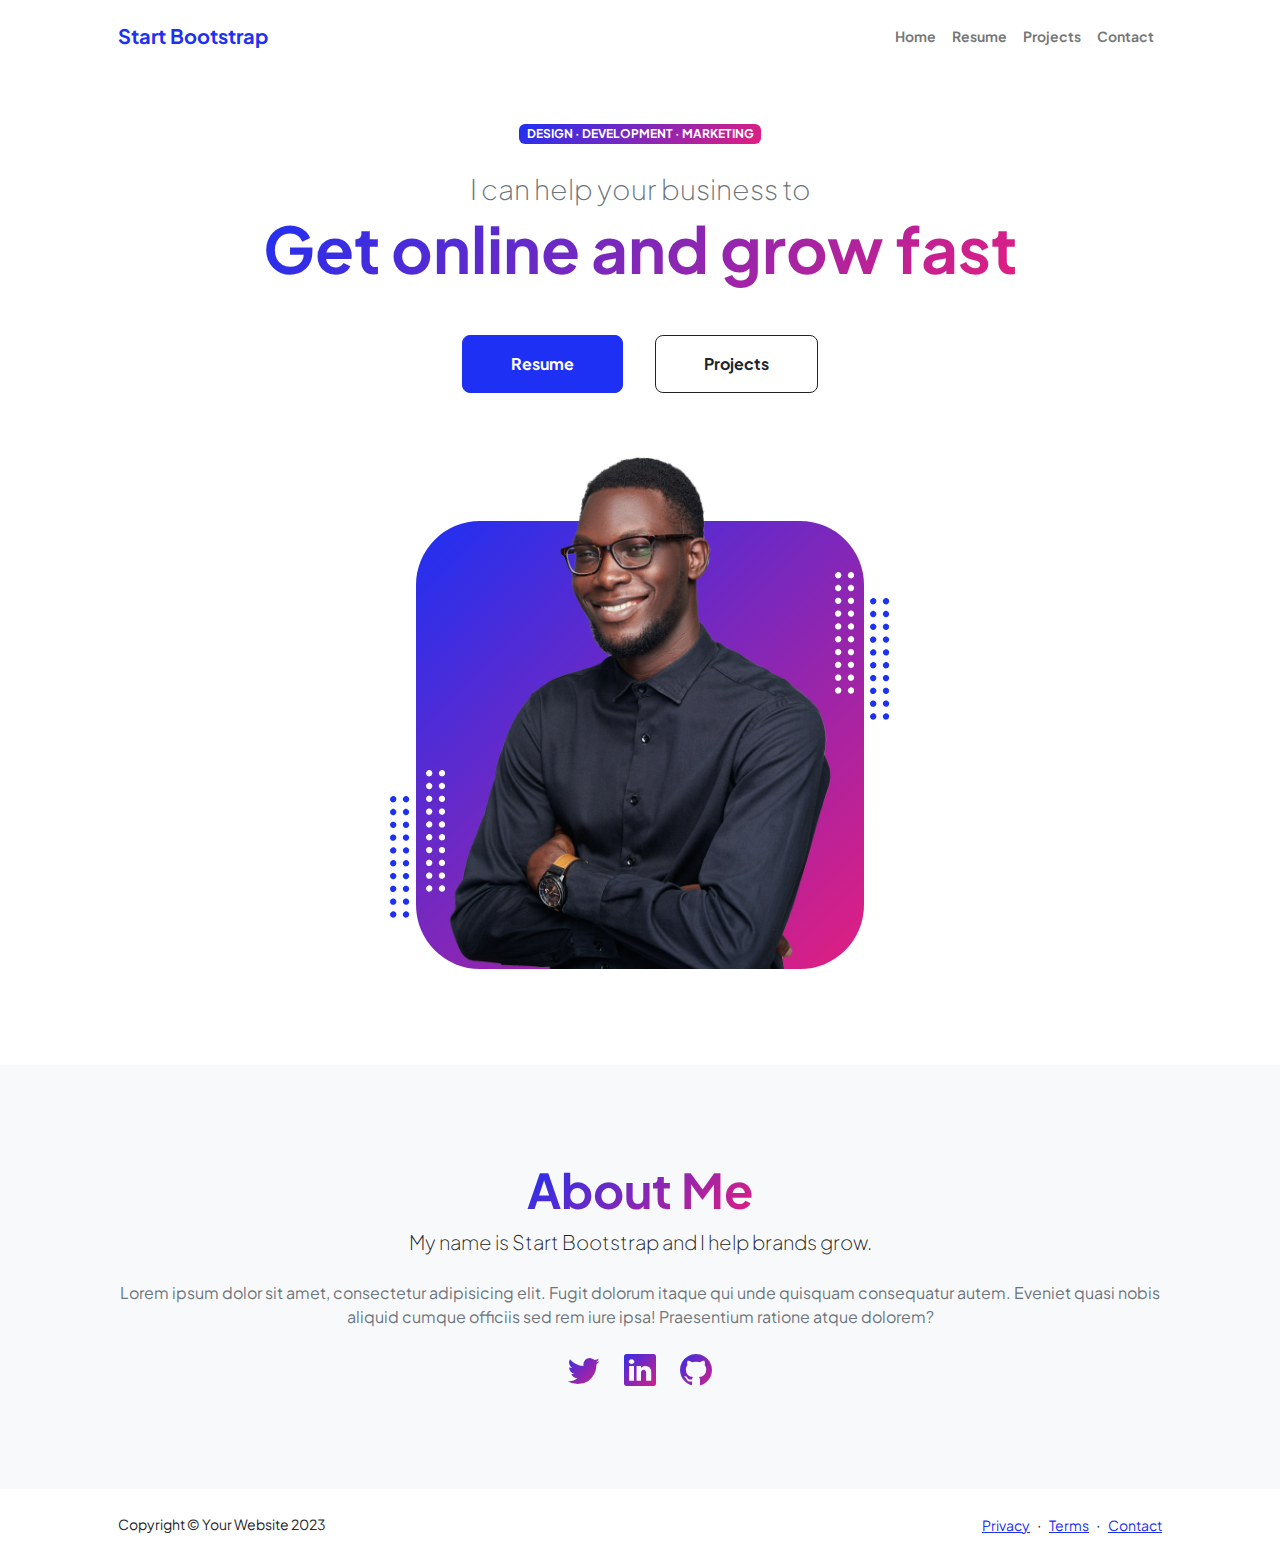
<file: archives/startbootstrap-personal-gh-pages/index.html>
<!DOCTYPE html>
<html lang="en">
    <head>
        <meta charset="utf-8" />
        <meta name="viewport" content="width=device-width, initial-scale=1, shrink-to-fit=no" />
        <meta name="description" content="" />
        <meta name="author" content="" />
        <title>Personal - Start Bootstrap Theme</title>
        <!-- Favicon-->
        <link rel="icon" type="image/x-icon" href="assets/favicon.ico" />
        <!-- Custom Google font-->
        <link rel="preconnect" href="https://fonts.googleapis.com" />
        <link rel="preconnect" href="https://fonts.gstatic.com" crossorigin />
        <link href="https://fonts.googleapis.com/css2?family=Plus+Jakarta+Sans:wght@100;200;300;400;500;600;700;800;900&amp;display=swap" rel="stylesheet" />
        <!-- Bootstrap icons-->
        <link href="https://cdn.jsdelivr.net/npm/bootstrap-icons@1.8.1/font/bootstrap-icons.css" rel="stylesheet" />
        <!-- Core theme CSS (includes Bootstrap)-->
        <link href="css/styles.css" rel="stylesheet" />
    </head>
    <body class="d-flex flex-column h-100">
        <main class="flex-shrink-0">
            <!-- Navigation-->
            <nav class="navbar navbar-expand-lg navbar-light bg-white py-3">
                <div class="container px-5">
                    <a class="navbar-brand" href="index.html"><span class="fw-bolder text-primary">Start Bootstrap</span></a>
                    <button class="navbar-toggler" type="button" data-bs-toggle="collapse" data-bs-target="#navbarSupportedContent" aria-controls="navbarSupportedContent" aria-expanded="false" aria-label="Toggle navigation"><span class="navbar-toggler-icon"></span></button>
                    <div class="collapse navbar-collapse" id="navbarSupportedContent">
                        <ul class="navbar-nav ms-auto mb-2 mb-lg-0 small fw-bolder">
                            <li class="nav-item"><a class="nav-link" href="index.html">Home</a></li>
                            <li class="nav-item"><a class="nav-link" href="resume.html">Resume</a></li>
                            <li class="nav-item"><a class="nav-link" href="projects.html">Projects</a></li>
                            <li class="nav-item"><a class="nav-link" href="contact.html">Contact</a></li>
                        </ul>
                    </div>
                </div>
            </nav>
            <!-- Header-->
            <header class="py-5">
                <div class="container px-5 pb-5">
                    <div class="row gx-5 align-items-center">
                        <div class="col-xxl-5">
                            <!-- Header text content-->
                            <div class="text-center text-xxl-start">
                                <div class="badge bg-gradient-primary-to-secondary text-white mb-4"><div class="text-uppercase">Design &middot; Development &middot; Marketing</div></div>
                                <div class="fs-3 fw-light text-muted">I can help your business to</div>
                                <h1 class="display-3 fw-bolder mb-5"><span class="text-gradient d-inline">Get online and grow fast</span></h1>
                                <div class="d-grid gap-3 d-sm-flex justify-content-sm-center justify-content-xxl-start mb-3">
                                    <a class="btn btn-primary btn-lg px-5 py-3 me-sm-3 fs-6 fw-bolder" href="resume.html">Resume</a>
                                    <a class="btn btn-outline-dark btn-lg px-5 py-3 fs-6 fw-bolder" href="projects.html">Projects</a>
                                </div>
                            </div>
                        </div>
                        <div class="col-xxl-7">
                            <!-- Header profile picture-->
                            <div class="d-flex justify-content-center mt-5 mt-xxl-0">
                                <div class="profile bg-gradient-primary-to-secondary">
                                    <!-- TIP: For best results, use a photo with a transparent background like the demo example below-->
                                    <!-- Watch a tutorial on how to do this on YouTube (link)-->
                                    <img class="profile-img" src="assets/profile.png" alt="..." />
                                    <div class="dots-1">
                                        <!-- SVG Dots-->
                                        <svg version="1.1" xmlns="http://www.w3.org/2000/svg" xmlns:xlink="http://www.w3.org/1999/xlink" x="0px" y="0px" viewBox="0 0 191.6 1215.4" style="enable-background: new 0 0 191.6 1215.4" xml:space="preserve">
                                            <g transform="translate(0.000000,1280.000000) scale(0.100000,-0.100000)">
                                                <path d="M227.7,12788.6c-105-35-200-141-222-248c-43-206,163-412,369-369c155,32,275,190,260,339c-11,105-90,213-190,262        C383.7,12801.6,289.7,12808.6,227.7,12788.6z"></path>
                                                <path d="M1507.7,12788.6c-151-50-253-216-222-362c25-119,136-230,254-255c194-41,395,142,375,339c-11,105-90,213-190,262        C1663.7,12801.6,1569.7,12808.6,1507.7,12788.6z"></path>
                                                <path d="M227.7,11508.6c-105-35-200-141-222-248c-43-206,163-412,369-369c155,32,275,190,260,339c-11,105-90,213-190,262        C383.7,11521.6,289.7,11528.6,227.7,11508.6z"></path>
                                                <path d="M1507.7,11508.6c-151-50-253-216-222-362c25-119,136-230,254-255c194-41,395,142,375,339c-11,105-90,213-190,262        C1663.7,11521.6,1569.7,11528.6,1507.7,11508.6z"></path>
                                                <path d="M227.7,10228.6c-105-35-200-141-222-248c-43-206,163-412,369-369c155,32,275,190,260,339c-11,105-90,213-190,262        C383.7,10241.6,289.7,10248.6,227.7,10228.6z"></path>
                                                <path d="M1507.7,10228.6c-105-35-200-141-222-248c-43-206,163-412,369-369c155,32,275,190,260,339c-11,105-90,213-190,262        C1663.7,10241.6,1569.7,10248.6,1507.7,10228.6z"></path>
                                                <path d="M227.7,8948.6c-105-35-200-141-222-248c-43-206,163-412,369-369c155,32,275,190,260,339c-11,105-90,213-190,262        C383.7,8961.6,289.7,8968.6,227.7,8948.6z"></path>
                                                <path d="M1507.7,8948.6c-105-35-200-141-222-248c-43-206,163-412,369-369c155,32,275,190,260,339c-11,105-90,213-190,262        C1663.7,8961.6,1569.7,8968.6,1507.7,8948.6z"></path>
                                                <path d="M227.7,7668.6c-105-35-200-141-222-248c-43-206,163-412,369-369c155,32,275,190,260,339c-11,105-90,213-190,262        C383.7,7681.6,289.7,7688.6,227.7,7668.6z"></path>
                                                <path d="M1507.7,7668.6c-105-35-200-141-222-248c-43-206,163-412,369-369c155,32,275,190,260,339c-11,105-90,213-190,262        C1663.7,7681.6,1569.7,7688.6,1507.7,7668.6z"></path>
                                                <path d="M227.7,6388.6c-105-35-200-141-222-248c-43-206,163-412,369-369c155,32,275,190,260,339c-11,105-90,213-190,262        C383.7,6401.6,289.7,6408.6,227.7,6388.6z"></path>
                                                <path d="M1507.7,6388.6c-105-35-200-141-222-248c-43-206,163-412,369-369c155,32,275,190,260,339c-11,105-90,213-190,262        C1663.7,6401.6,1569.7,6408.6,1507.7,6388.6z"></path>
                                                <path d="M227.7,5108.6c-105-35-200-141-222-248c-43-206,163-412,369-369c155,32,275,190,260,339c-11,105-90,213-190,262        C383.7,5121.6,289.7,5128.6,227.7,5108.6z"></path>
                                                <path d="M1507.7,5108.6c-105-35-200-141-222-248c-43-206,163-412,369-369c155,32,275,190,260,339c-11,105-90,213-190,262        C1663.7,5121.6,1569.7,5128.6,1507.7,5108.6z"></path>
                                                <path d="M227.7,3828.6c-105-35-200-141-222-248c-43-206,163-412,369-369c155,32,275,190,260,339c-11,105-90,213-190,262        C383.7,3841.6,289.7,3848.6,227.7,3828.6z"></path>
                                                <path d="M1507.7,3828.6c-105-35-200-141-222-248c-43-206,163-412,369-369c155,32,275,190,260,339c-11,105-90,213-190,262        C1663.7,3841.6,1569.7,3848.6,1507.7,3828.6z"></path>
                                                <path d="M227.7,2548.6c-105-35-200-141-222-248c-43-206,163-412,369-369c155,32,275,190,260,339c-11,105-90,213-190,262        C383.7,2561.6,289.7,2568.6,227.7,2548.6z"></path>
                                                <path d="M1507.7,2548.6c-105-35-200-141-222-248c-43-206,163-412,369-369c155,32,275,190,260,339c-11,105-90,213-190,262        C1663.7,2561.6,1569.7,2568.6,1507.7,2548.6z"></path>
                                                <path d="M227.7,1268.6c-105-35-200-141-222-248c-43-206,163-412,369-369c155,32,275,190,260,339c-11,105-90,213-190,262        C383.7,1281.6,289.7,1288.6,227.7,1268.6z"></path>
                                                <path d="M1507.7,1268.6c-105-35-200-141-222-248c-43-206,163-412,369-369c155,32,275,190,260,339c-11,105-90,213-190,262        C1663.7,1281.6,1569.7,1288.6,1507.7,1268.6z"></path>
                                            </g>
                                        </svg>
                                        <!-- END of SVG dots-->
                                    </div>
                                    <div class="dots-2">
                                        <!-- SVG Dots-->
                                        <svg version="1.1" xmlns="http://www.w3.org/2000/svg" xmlns:xlink="http://www.w3.org/1999/xlink" x="0px" y="0px" viewBox="0 0 191.6 1215.4" style="enable-background: new 0 0 191.6 1215.4" xml:space="preserve">
                                            <g transform="translate(0.000000,1280.000000) scale(0.100000,-0.100000)">
                                                <path d="M227.7,12788.6c-105-35-200-141-222-248c-43-206,163-412,369-369c155,32,275,190,260,339c-11,105-90,213-190,262        C383.7,12801.6,289.7,12808.6,227.7,12788.6z"></path>
                                                <path d="M1507.7,12788.6c-151-50-253-216-222-362c25-119,136-230,254-255c194-41,395,142,375,339c-11,105-90,213-190,262        C1663.7,12801.6,1569.7,12808.6,1507.7,12788.6z"></path>
                                                <path d="M227.7,11508.6c-105-35-200-141-222-248c-43-206,163-412,369-369c155,32,275,190,260,339c-11,105-90,213-190,262        C383.7,11521.6,289.7,11528.6,227.7,11508.6z"></path>
                                                <path d="M1507.7,11508.6c-151-50-253-216-222-362c25-119,136-230,254-255c194-41,395,142,375,339c-11,105-90,213-190,262        C1663.7,11521.6,1569.7,11528.6,1507.7,11508.6z"></path>
                                                <path d="M227.7,10228.6c-105-35-200-141-222-248c-43-206,163-412,369-369c155,32,275,190,260,339c-11,105-90,213-190,262        C383.7,10241.6,289.7,10248.6,227.7,10228.6z"></path>
                                                <path d="M1507.7,10228.6c-105-35-200-141-222-248c-43-206,163-412,369-369c155,32,275,190,260,339c-11,105-90,213-190,262        C1663.7,10241.6,1569.7,10248.6,1507.7,10228.6z"></path>
                                                <path d="M227.7,8948.6c-105-35-200-141-222-248c-43-206,163-412,369-369c155,32,275,190,260,339c-11,105-90,213-190,262        C383.7,8961.6,289.7,8968.6,227.7,8948.6z"></path>
                                                <path d="M1507.7,8948.6c-105-35-200-141-222-248c-43-206,163-412,369-369c155,32,275,190,260,339c-11,105-90,213-190,262        C1663.7,8961.6,1569.7,8968.6,1507.7,8948.6z"></path>
                                                <path d="M227.7,7668.6c-105-35-200-141-222-248c-43-206,163-412,369-369c155,32,275,190,260,339c-11,105-90,213-190,262        C383.7,7681.6,289.7,7688.6,227.7,7668.6z"></path>
                                                <path d="M1507.7,7668.6c-105-35-200-141-222-248c-43-206,163-412,369-369c155,32,275,190,260,339c-11,105-90,213-190,262        C1663.7,7681.6,1569.7,7688.6,1507.7,7668.6z"></path>
                                                <path d="M227.7,6388.6c-105-35-200-141-222-248c-43-206,163-412,369-369c155,32,275,190,260,339c-11,105-90,213-190,262        C383.7,6401.6,289.7,6408.6,227.7,6388.6z"></path>
                                                <path d="M1507.7,6388.6c-105-35-200-141-222-248c-43-206,163-412,369-369c155,32,275,190,260,339c-11,105-90,213-190,262        C1663.7,6401.6,1569.7,6408.6,1507.7,6388.6z"></path>
                                                <path d="M227.7,5108.6c-105-35-200-141-222-248c-43-206,163-412,369-369c155,32,275,190,260,339c-11,105-90,213-190,262        C383.7,5121.6,289.7,5128.6,227.7,5108.6z"></path>
                                                <path d="M1507.7,5108.6c-105-35-200-141-222-248c-43-206,163-412,369-369c155,32,275,190,260,339c-11,105-90,213-190,262        C1663.7,5121.6,1569.7,5128.6,1507.7,5108.6z"></path>
                                                <path d="M227.7,3828.6c-105-35-200-141-222-248c-43-206,163-412,369-369c155,32,275,190,260,339c-11,105-90,213-190,262        C383.7,3841.6,289.7,3848.6,227.7,3828.6z"></path>
                                                <path d="M1507.7,3828.6c-105-35-200-141-222-248c-43-206,163-412,369-369c155,32,275,190,260,339c-11,105-90,213-190,262        C1663.7,3841.6,1569.7,3848.6,1507.7,3828.6z"></path>
                                                <path d="M227.7,2548.6c-105-35-200-141-222-248c-43-206,163-412,369-369c155,32,275,190,260,339c-11,105-90,213-190,262        C383.7,2561.6,289.7,2568.6,227.7,2548.6z"></path>
                                                <path d="M1507.7,2548.6c-105-35-200-141-222-248c-43-206,163-412,369-369c155,32,275,190,260,339c-11,105-90,213-190,262        C1663.7,2561.6,1569.7,2568.6,1507.7,2548.6z"></path>
                                                <path d="M227.7,1268.6c-105-35-200-141-222-248c-43-206,163-412,369-369c155,32,275,190,260,339c-11,105-90,213-190,262        C383.7,1281.6,289.7,1288.6,227.7,1268.6z"></path>
                                                <path d="M1507.7,1268.6c-105-35-200-141-222-248c-43-206,163-412,369-369c155,32,275,190,260,339c-11,105-90,213-190,262        C1663.7,1281.6,1569.7,1288.6,1507.7,1268.6z"></path>
                                            </g>
                                        </svg>
                                        <!-- END of SVG dots-->
                                    </div>
                                    <div class="dots-3">
                                        <!-- SVG Dots-->
                                        <svg version="1.1" xmlns="http://www.w3.org/2000/svg" xmlns:xlink="http://www.w3.org/1999/xlink" x="0px" y="0px" viewBox="0 0 191.6 1215.4" style="enable-background: new 0 0 191.6 1215.4" xml:space="preserve">
                                            <g transform="translate(0.000000,1280.000000) scale(0.100000,-0.100000)">
                                                <path d="M227.7,12788.6c-105-35-200-141-222-248c-43-206,163-412,369-369c155,32,275,190,260,339c-11,105-90,213-190,262        C383.7,12801.6,289.7,12808.6,227.7,12788.6z"></path>
                                                <path d="M1507.7,12788.6c-151-50-253-216-222-362c25-119,136-230,254-255c194-41,395,142,375,339c-11,105-90,213-190,262        C1663.7,12801.6,1569.7,12808.6,1507.7,12788.6z"></path>
                                                <path d="M227.7,11508.6c-105-35-200-141-222-248c-43-206,163-412,369-369c155,32,275,190,260,339c-11,105-90,213-190,262        C383.7,11521.6,289.7,11528.6,227.7,11508.6z"></path>
                                                <path d="M1507.7,11508.6c-151-50-253-216-222-362c25-119,136-230,254-255c194-41,395,142,375,339c-11,105-90,213-190,262        C1663.7,11521.6,1569.7,11528.6,1507.7,11508.6z"></path>
                                                <path d="M227.7,10228.6c-105-35-200-141-222-248c-43-206,163-412,369-369c155,32,275,190,260,339c-11,105-90,213-190,262        C383.7,10241.6,289.7,10248.6,227.7,10228.6z"></path>
                                                <path d="M1507.7,10228.6c-105-35-200-141-222-248c-43-206,163-412,369-369c155,32,275,190,260,339c-11,105-90,213-190,262        C1663.7,10241.6,1569.7,10248.6,1507.7,10228.6z"></path>
                                                <path d="M227.7,8948.6c-105-35-200-141-222-248c-43-206,163-412,369-369c155,32,275,190,260,339c-11,105-90,213-190,262        C383.7,8961.6,289.7,8968.6,227.7,8948.6z"></path>
                                                <path d="M1507.7,8948.6c-105-35-200-141-222-248c-43-206,163-412,369-369c155,32,275,190,260,339c-11,105-90,213-190,262        C1663.7,8961.6,1569.7,8968.6,1507.7,8948.6z"></path>
                                                <path d="M227.7,7668.6c-105-35-200-141-222-248c-43-206,163-412,369-369c155,32,275,190,260,339c-11,105-90,213-190,262        C383.7,7681.6,289.7,7688.6,227.7,7668.6z"></path>
                                                <path d="M1507.7,7668.6c-105-35-200-141-222-248c-43-206,163-412,369-369c155,32,275,190,260,339c-11,105-90,213-190,262        C1663.7,7681.6,1569.7,7688.6,1507.7,7668.6z"></path>
                                                <path d="M227.7,6388.6c-105-35-200-141-222-248c-43-206,163-412,369-369c155,32,275,190,260,339c-11,105-90,213-190,262        C383.7,6401.6,289.7,6408.6,227.7,6388.6z"></path>
                                                <path d="M1507.7,6388.6c-105-35-200-141-222-248c-43-206,163-412,369-369c155,32,275,190,260,339c-11,105-90,213-190,262        C1663.7,6401.6,1569.7,6408.6,1507.7,6388.6z"></path>
                                                <path d="M227.7,5108.6c-105-35-200-141-222-248c-43-206,163-412,369-369c155,32,275,190,260,339c-11,105-90,213-190,262        C383.7,5121.6,289.7,5128.6,227.7,5108.6z"></path>
                                                <path d="M1507.7,5108.6c-105-35-200-141-222-248c-43-206,163-412,369-369c155,32,275,190,260,339c-11,105-90,213-190,262        C1663.7,5121.6,1569.7,5128.6,1507.7,5108.6z"></path>
                                                <path d="M227.7,3828.6c-105-35-200-141-222-248c-43-206,163-412,369-369c155,32,275,190,260,339c-11,105-90,213-190,262        C383.7,3841.6,289.7,3848.6,227.7,3828.6z"></path>
                                                <path d="M1507.7,3828.6c-105-35-200-141-222-248c-43-206,163-412,369-369c155,32,275,190,260,339c-11,105-90,213-190,262        C1663.7,3841.6,1569.7,3848.6,1507.7,3828.6z"></path>
                                                <path d="M227.7,2548.6c-105-35-200-141-222-248c-43-206,163-412,369-369c155,32,275,190,260,339c-11,105-90,213-190,262        C383.7,2561.6,289.7,2568.6,227.7,2548.6z"></path>
                                                <path d="M1507.7,2548.6c-105-35-200-141-222-248c-43-206,163-412,369-369c155,32,275,190,260,339c-11,105-90,213-190,262        C1663.7,2561.6,1569.7,2568.6,1507.7,2548.6z"></path>
                                                <path d="M227.7,1268.6c-105-35-200-141-222-248c-43-206,163-412,369-369c155,32,275,190,260,339c-11,105-90,213-190,262        C383.7,1281.6,289.7,1288.6,227.7,1268.6z"></path>
                                                <path d="M1507.7,1268.6c-105-35-200-141-222-248c-43-206,163-412,369-369c155,32,275,190,260,339c-11,105-90,213-190,262        C1663.7,1281.6,1569.7,1288.6,1507.7,1268.6z"></path>
                                            </g>
                                        </svg>
                                        <!-- END of SVG dots-->
                                    </div>
                                    <div class="dots-4">
                                        <!-- SVG Dots-->
                                        <svg version="1.1" xmlns="http://www.w3.org/2000/svg" xmlns:xlink="http://www.w3.org/1999/xlink" x="0px" y="0px" viewBox="0 0 191.6 1215.4" style="enable-background: new 0 0 191.6 1215.4" xml:space="preserve">
                                            <g transform="translate(0.000000,1280.000000) scale(0.100000,-0.100000)">
                                                <path d="M227.7,12788.6c-105-35-200-141-222-248c-43-206,163-412,369-369c155,32,275,190,260,339c-11,105-90,213-190,262        C383.7,12801.6,289.7,12808.6,227.7,12788.6z"></path>
                                                <path d="M1507.7,12788.6c-151-50-253-216-222-362c25-119,136-230,254-255c194-41,395,142,375,339c-11,105-90,213-190,262        C1663.7,12801.6,1569.7,12808.6,1507.7,12788.6z"></path>
                                                <path d="M227.7,11508.6c-105-35-200-141-222-248c-43-206,163-412,369-369c155,32,275,190,260,339c-11,105-90,213-190,262        C383.7,11521.6,289.7,11528.6,227.7,11508.6z"></path>
                                                <path d="M1507.7,11508.6c-151-50-253-216-222-362c25-119,136-230,254-255c194-41,395,142,375,339c-11,105-90,213-190,262        C1663.7,11521.6,1569.7,11528.6,1507.7,11508.6z"></path>
                                                <path d="M227.7,10228.6c-105-35-200-141-222-248c-43-206,163-412,369-369c155,32,275,190,260,339c-11,105-90,213-190,262        C383.7,10241.6,289.7,10248.6,227.7,10228.6z"></path>
                                                <path d="M1507.7,10228.6c-105-35-200-141-222-248c-43-206,163-412,369-369c155,32,275,190,260,339c-11,105-90,213-190,262        C1663.7,10241.6,1569.7,10248.6,1507.7,10228.6z"></path>
                                                <path d="M227.7,8948.6c-105-35-200-141-222-248c-43-206,163-412,369-369c155,32,275,190,260,339c-11,105-90,213-190,262        C383.7,8961.6,289.7,8968.6,227.7,8948.6z"></path>
                                                <path d="M1507.7,8948.6c-105-35-200-141-222-248c-43-206,163-412,369-369c155,32,275,190,260,339c-11,105-90,213-190,262        C1663.7,8961.6,1569.7,8968.6,1507.7,8948.6z"></path>
                                                <path d="M227.7,7668.6c-105-35-200-141-222-248c-43-206,163-412,369-369c155,32,275,190,260,339c-11,105-90,213-190,262        C383.7,7681.6,289.7,7688.6,227.7,7668.6z"></path>
                                                <path d="M1507.7,7668.6c-105-35-200-141-222-248c-43-206,163-412,369-369c155,32,275,190,260,339c-11,105-90,213-190,262        C1663.7,7681.6,1569.7,7688.6,1507.7,7668.6z"></path>
                                                <path d="M227.7,6388.6c-105-35-200-141-222-248c-43-206,163-412,369-369c155,32,275,190,260,339c-11,105-90,213-190,262        C383.7,6401.6,289.7,6408.6,227.7,6388.6z"></path>
                                                <path d="M1507.7,6388.6c-105-35-200-141-222-248c-43-206,163-412,369-369c155,32,275,190,260,339c-11,105-90,213-190,262        C1663.7,6401.6,1569.7,6408.6,1507.7,6388.6z"></path>
                                                <path d="M227.7,5108.6c-105-35-200-141-222-248c-43-206,163-412,369-369c155,32,275,190,260,339c-11,105-90,213-190,262        C383.7,5121.6,289.7,5128.6,227.7,5108.6z"></path>
                                                <path d="M1507.7,5108.6c-105-35-200-141-222-248c-43-206,163-412,369-369c155,32,275,190,260,339c-11,105-90,213-190,262        C1663.7,5121.6,1569.7,5128.6,1507.7,5108.6z"></path>
                                                <path d="M227.7,3828.6c-105-35-200-141-222-248c-43-206,163-412,369-369c155,32,275,190,260,339c-11,105-90,213-190,262        C383.7,3841.6,289.7,3848.6,227.7,3828.6z"></path>
                                                <path d="M1507.7,3828.6c-105-35-200-141-222-248c-43-206,163-412,369-369c155,32,275,190,260,339c-11,105-90,213-190,262        C1663.7,3841.6,1569.7,3848.6,1507.7,3828.6z"></path>
                                                <path d="M227.7,2548.6c-105-35-200-141-222-248c-43-206,163-412,369-369c155,32,275,190,260,339c-11,105-90,213-190,262        C383.7,2561.6,289.7,2568.6,227.7,2548.6z"></path>
                                                <path d="M1507.7,2548.6c-105-35-200-141-222-248c-43-206,163-412,369-369c155,32,275,190,260,339c-11,105-90,213-190,262        C1663.7,2561.6,1569.7,2568.6,1507.7,2548.6z"></path>
                                                <path d="M227.7,1268.6c-105-35-200-141-222-248c-43-206,163-412,369-369c155,32,275,190,260,339c-11,105-90,213-190,262        C383.7,1281.6,289.7,1288.6,227.7,1268.6z"></path>
                                                <path d="M1507.7,1268.6c-105-35-200-141-222-248c-43-206,163-412,369-369c155,32,275,190,260,339c-11,105-90,213-190,262        C1663.7,1281.6,1569.7,1288.6,1507.7,1268.6z"></path>
                                            </g>
                                        </svg>
                                        <!-- END of SVG dots-->
                                    </div>
                                </div>
                            </div>
                        </div>
                    </div>
                </div>
            </header>
            <!-- About Section-->
            <section class="bg-light py-5">
                <div class="container px-5">
                    <div class="row gx-5 justify-content-center">
                        <div class="col-xxl-8">
                            <div class="text-center my-5">
                                <h2 class="display-5 fw-bolder"><span class="text-gradient d-inline">About Me</span></h2>
                                <p class="lead fw-light mb-4">My name is Start Bootstrap and I help brands grow.</p>
                                <p class="text-muted">Lorem ipsum dolor sit amet, consectetur adipisicing elit. Fugit dolorum itaque qui unde quisquam consequatur autem. Eveniet quasi nobis aliquid cumque officiis sed rem iure ipsa! Praesentium ratione atque dolorem?</p>
                                <div class="d-flex justify-content-center fs-2 gap-4">
                                    <a class="text-gradient" href="#!"><i class="bi bi-twitter"></i></a>
                                    <a class="text-gradient" href="#!"><i class="bi bi-linkedin"></i></a>
                                    <a class="text-gradient" href="#!"><i class="bi bi-github"></i></a>
                                </div>
                            </div>
                        </div>
                    </div>
                </div>
            </section>
        </main>
        <!-- Footer-->
        <footer class="bg-white py-4 mt-auto">
            <div class="container px-5">
                <div class="row align-items-center justify-content-between flex-column flex-sm-row">
                    <div class="col-auto"><div class="small m-0">Copyright &copy; Your Website 2023</div></div>
                    <div class="col-auto">
                        <a class="small" href="#!">Privacy</a>
                        <span class="mx-1">&middot;</span>
                        <a class="small" href="#!">Terms</a>
                        <span class="mx-1">&middot;</span>
                        <a class="small" href="#!">Contact</a>
                    </div>
                </div>
            </div>
        </footer>
        <!-- Bootstrap core JS-->
        <script src="https://cdn.jsdelivr.net/npm/bootstrap@5.2.3/dist/js/bootstrap.bundle.min.js"></script>
        <!-- Core theme JS-->
        <script src="js/scripts.js"></script>
    </body>
</html>
</file>
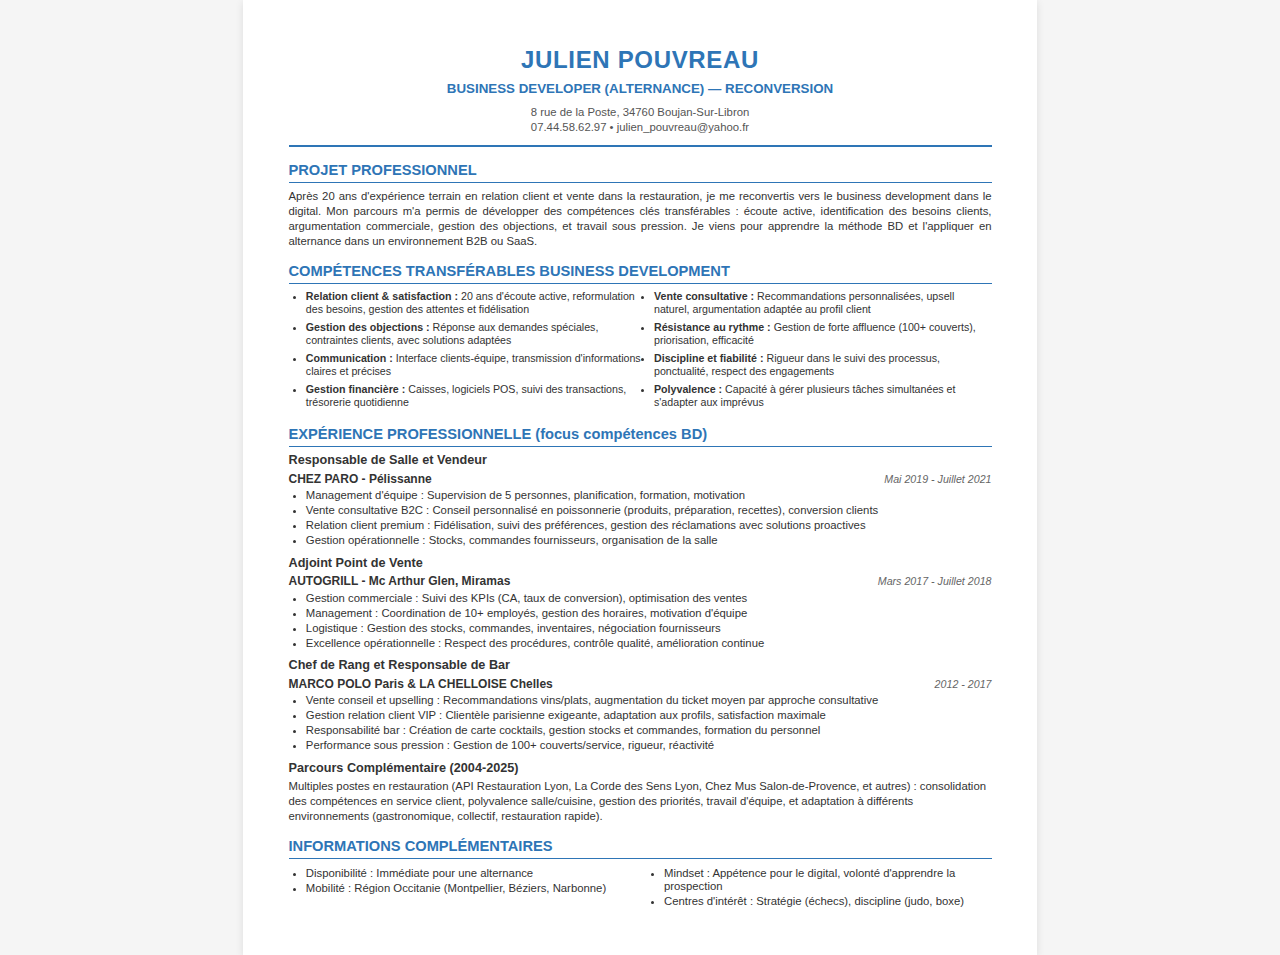
<file: archives/CV_Julien_POUVREAU_BD_OnePage (1).html>
<!DOCTYPE html>
<html lang="fr">
<head>
    <meta charset="UTF-8">
    <meta name="viewport" content="width=device-width, initial-scale=1.0">
    <title>CV - Julien POUVREAU - Business Developer</title>
    <style>
        * {
            margin: 0;
            padding: 0;
            box-sizing: border-box;
        }
        
        body {
            font-family: Arial, sans-serif;
            font-size: 9pt;
            line-height: 1.25;
            color: #333;
            background: #f5f5f5;
            padding: 0;
            margin: 0;
        }
        
        @page {
            size: A4;
            margin: 12mm;
        }
        
        @media print {
            body {
                margin: 0;
                padding: 12mm;
                background: white;
            }
            .container {
                max-width: none;
                box-shadow: none;
            }
        }
        
        .container {
            max-width: 210mm;
            margin: 0 auto;
            padding: 12mm;
            background: white;
            box-shadow: 0 2px 8px rgba(0,0,0,0.1);
        }
        
        /* Règles responsive pour mobile */
        @media screen and (max-width: 768px) {
            body {
                font-size: 11pt;
                line-height: 1.4;
                background: white;
            }
            
            .container {
                max-width: 100%;
                padding: 15px;
                box-shadow: none;
            }
            
            h1 {
                font-size: 22pt !important;
            }
            
            h2 {
                font-size: 14pt !important;
                margin-top: 15pt !important;
            }
            
            h3 {
                font-size: 11pt !important;
            }
            
            .subtitle {
                font-size: 11pt !important;
            }
            
            .contact-info {
                font-size: 10pt !important;
            }
            
            .profile {
                font-size: 10pt !important;
                line-height: 1.5;
            }
            
            li {
                font-size: 10pt !important;
                margin-bottom: 4pt;
                line-height: 1.4;
            }
            
            .skills-grid {
                grid-template-columns: 1fr !important;
            }
            
            .two-column {
                grid-template-columns: 1fr !important;
            }
            
            .job-header {
                flex-direction: column;
                gap: 3pt;
            }
        }
        
        @media screen and (max-width: 480px) {
            .container {
                padding: 10px;
            }
        }
        
        header {
            text-align: center;
            margin-bottom: 10pt;
            border-bottom: 2px solid #2E75B6;
            padding-bottom: 8pt;
        }
        
        h1 {
            font-size: 18pt;
            font-weight: bold;
            color: #2E75B6;
            margin-bottom: 4pt;
            letter-spacing: 0.5pt;
        }
        
        .subtitle {
            font-size: 10pt;
            font-weight: bold;
            color: #2E75B6;
            margin-bottom: 6pt;
        }
        
        .contact-info {
            font-size: 8.5pt;
            color: #555;
            line-height: 1.3;
        }
        
        h2 {
            font-size: 11pt;
            font-weight: bold;
            color: #2E75B6;
            margin-top: 10pt;
            margin-bottom: 5pt;
            border-bottom: 1px solid #2E75B6;
            padding-bottom: 2pt;
        }
        
        h3 {
            font-size: 9.5pt;
            font-weight: bold;
            margin-top: 5pt;
            margin-bottom: 2pt;
        }
        
        .job-header {
            display: flex;
            justify-content: space-between;
            align-items: baseline;
            margin-bottom: 2pt;
        }
        
        .company {
            font-weight: bold;
            font-size: 9pt;
        }
        
        .date {
            font-size: 8pt;
            color: #666;
            font-style: italic;
        }
        
        ul {
            margin-left: 13pt;
            margin-bottom: 5pt;
        }
        
        li {
            margin-bottom: 1pt;
            font-size: 8.5pt;
            line-height: 1.2;
        }
        
        .profile {
            text-align: justify;
            margin-bottom: 8pt;
            font-size: 8.5pt;
            line-height: 1.3;
        }
        
        .skills-grid {
            display: grid;
            grid-template-columns: 1fr 1fr;
            gap: 2pt 8pt;
            margin-bottom: 8pt;
        }
        
        .skills-grid li {
            font-size: 8pt;
            line-height: 1.2;
            margin-bottom: 2pt;
        }
        
        .experience-item {
            margin-bottom: 6pt;
            page-break-inside: avoid;
        }
        
        .two-column {
            display: grid;
            grid-template-columns: 1fr 1fr;
            gap: 10pt;
            margin-top: 6pt;
        }
        
        .info-box {
            font-size: 8.5pt;
        }
        
        .info-box ul {
            margin-bottom: 0;
        }
        
        .compact-text {
            font-size: 8.5pt;
            line-height: 1.3;
            margin-bottom: 8pt;
        }
    </style>
</head>
<body>
    <div class="container">
        <header>
            <h1>JULIEN POUVREAU</h1>
            <div class="subtitle">BUSINESS DEVELOPER (ALTERNANCE) — RECONVERSION</div>
            <div class="contact-info">
                8 rue de la Poste, 34760 Boujan-Sur-Libron<br>
                07.44.58.62.97 • julien_pouvreau@yahoo.fr
            </div>
        </header>

        <section>
            <h2>PROJET PROFESSIONNEL</h2>
            <p class="profile">
                Après 20 ans d'expérience terrain en relation client et vente dans la restauration, je me reconvertis vers le business development dans le digital. Mon parcours m'a permis de développer des compétences clés transférables : écoute active, identification des besoins clients, argumentation commerciale, gestion des objections, et travail sous pression. Je viens pour apprendre la méthode BD et l'appliquer en alternance dans un environnement B2B ou SaaS.
            </p>
        </section>

        <section>
            <h2>COMPÉTENCES TRANSFÉRABLES BUSINESS DEVELOPMENT</h2>
            <ul class="skills-grid">
                <li><strong>Relation client & satisfaction :</strong> 20 ans d'écoute active, reformulation des besoins, gestion des attentes et fidélisation</li>
                <li><strong>Vente consultative :</strong> Recommandations personnalisées, upsell naturel, argumentation adaptée au profil client</li>
                <li><strong>Gestion des objections :</strong> Réponse aux demandes spéciales, contraintes clients, avec solutions adaptées</li>
                <li><strong>Résistance au rythme :</strong> Gestion de forte affluence (100+ couverts), priorisation, efficacité</li>
                <li><strong>Communication :</strong> Interface clients-équipe, transmission d'informations claires et précises</li>
                <li><strong>Discipline et fiabilité :</strong> Rigueur dans le suivi des processus, ponctualité, respect des engagements</li>
                <li><strong>Gestion financière :</strong> Caisses, logiciels POS, suivi des transactions, trésorerie quotidienne</li>
                <li><strong>Polyvalence :</strong> Capacité à gérer plusieurs tâches simultanées et s'adapter aux imprévus</li>
            </ul>
        </section>

        <section>
            <h2>EXPÉRIENCE PROFESSIONNELLE (focus compétences BD)</h2>
            
            <div class="experience-item">
                <h3>Responsable de Salle et Vendeur</h3>
                <div class="job-header">
                    <span class="company">CHEZ PARO - Pélissanne</span>
                    <span class="date">Mai 2019 - Juillet 2021</span>
                </div>
                <ul>
                    <li>Management d'équipe : Supervision de 5 personnes, planification, formation, motivation</li>
                    <li>Vente consultative B2C : Conseil personnalisé en poissonnerie (produits, préparation, recettes), conversion clients</li>
                    <li>Relation client premium : Fidélisation, suivi des préférences, gestion des réclamations avec solutions proactives</li>
                    <li>Gestion opérationnelle : Stocks, commandes fournisseurs, organisation de la salle</li>
                </ul>
            </div>

            <div class="experience-item">
                <h3>Adjoint Point de Vente</h3>
                <div class="job-header">
                    <span class="company">AUTOGRILL - Mc Arthur Glen, Miramas</span>
                    <span class="date">Mars 2017 - Juillet 2018</span>
                </div>
                <ul>
                    <li>Gestion commerciale : Suivi des KPIs (CA, taux de conversion), optimisation des ventes</li>
                    <li>Management : Coordination de 10+ employés, gestion des horaires, motivation d'équipe</li>
                    <li>Logistique : Gestion des stocks, commandes, inventaires, négociation fournisseurs</li>
                    <li>Excellence opérationnelle : Respect des procédures, contrôle qualité, amélioration continue</li>
                </ul>
            </div>

            <div class="experience-item">
                <h3>Chef de Rang et Responsable de Bar</h3>
                <div class="job-header">
                    <span class="company">MARCO POLO Paris & LA CHELLOISE Chelles</span>
                    <span class="date">2012 - 2017</span>
                </div>
                <ul>
                    <li>Vente conseil et upselling : Recommandations vins/plats, augmentation du ticket moyen par approche consultative</li>
                    <li>Gestion relation client VIP : Clientèle parisienne exigeante, adaptation aux profils, satisfaction maximale</li>
                    <li>Responsabilité bar : Création de carte cocktails, gestion stocks et commandes, formation du personnel</li>
                    <li>Performance sous pression : Gestion de 100+ couverts/service, rigueur, réactivité</li>
                </ul>
            </div>

            <div class="experience-item">
                <h3>Parcours Complémentaire (2004-2025)</h3>
                <p class="compact-text">
                    Multiples postes en restauration (API Restauration Lyon, La Corde des Sens Lyon, Chez Mus Salon-de-Provence, et autres) : consolidation des compétences en service client, polyvalence salle/cuisine, gestion des priorités, travail d'équipe, et adaptation à différents environnements (gastronomique, collectif, restauration rapide).
                </p>
            </div>
        </section>

        <section>
            <h2>INFORMATIONS COMPLÉMENTAIRES</h2>
            <div class="two-column">
                <div class="info-box">
                    <ul>
                        <li>Disponibilité : Immédiate pour une alternance</li>
                        <li>Mobilité : Région Occitanie (Montpellier, Béziers, Narbonne)</li>
                    </ul>
                </div>
                <div class="info-box">
                    <ul>
                        <li>Mindset : Appétence pour le digital, volonté d'apprendre la prospection</li>
                        <li>Centres d'intérêt : Stratégie (échecs), discipline (judo, boxe)</li>
                    </ul>
                </div>
            </div>
        </section>
    </div>
</body>
</html>
</file>
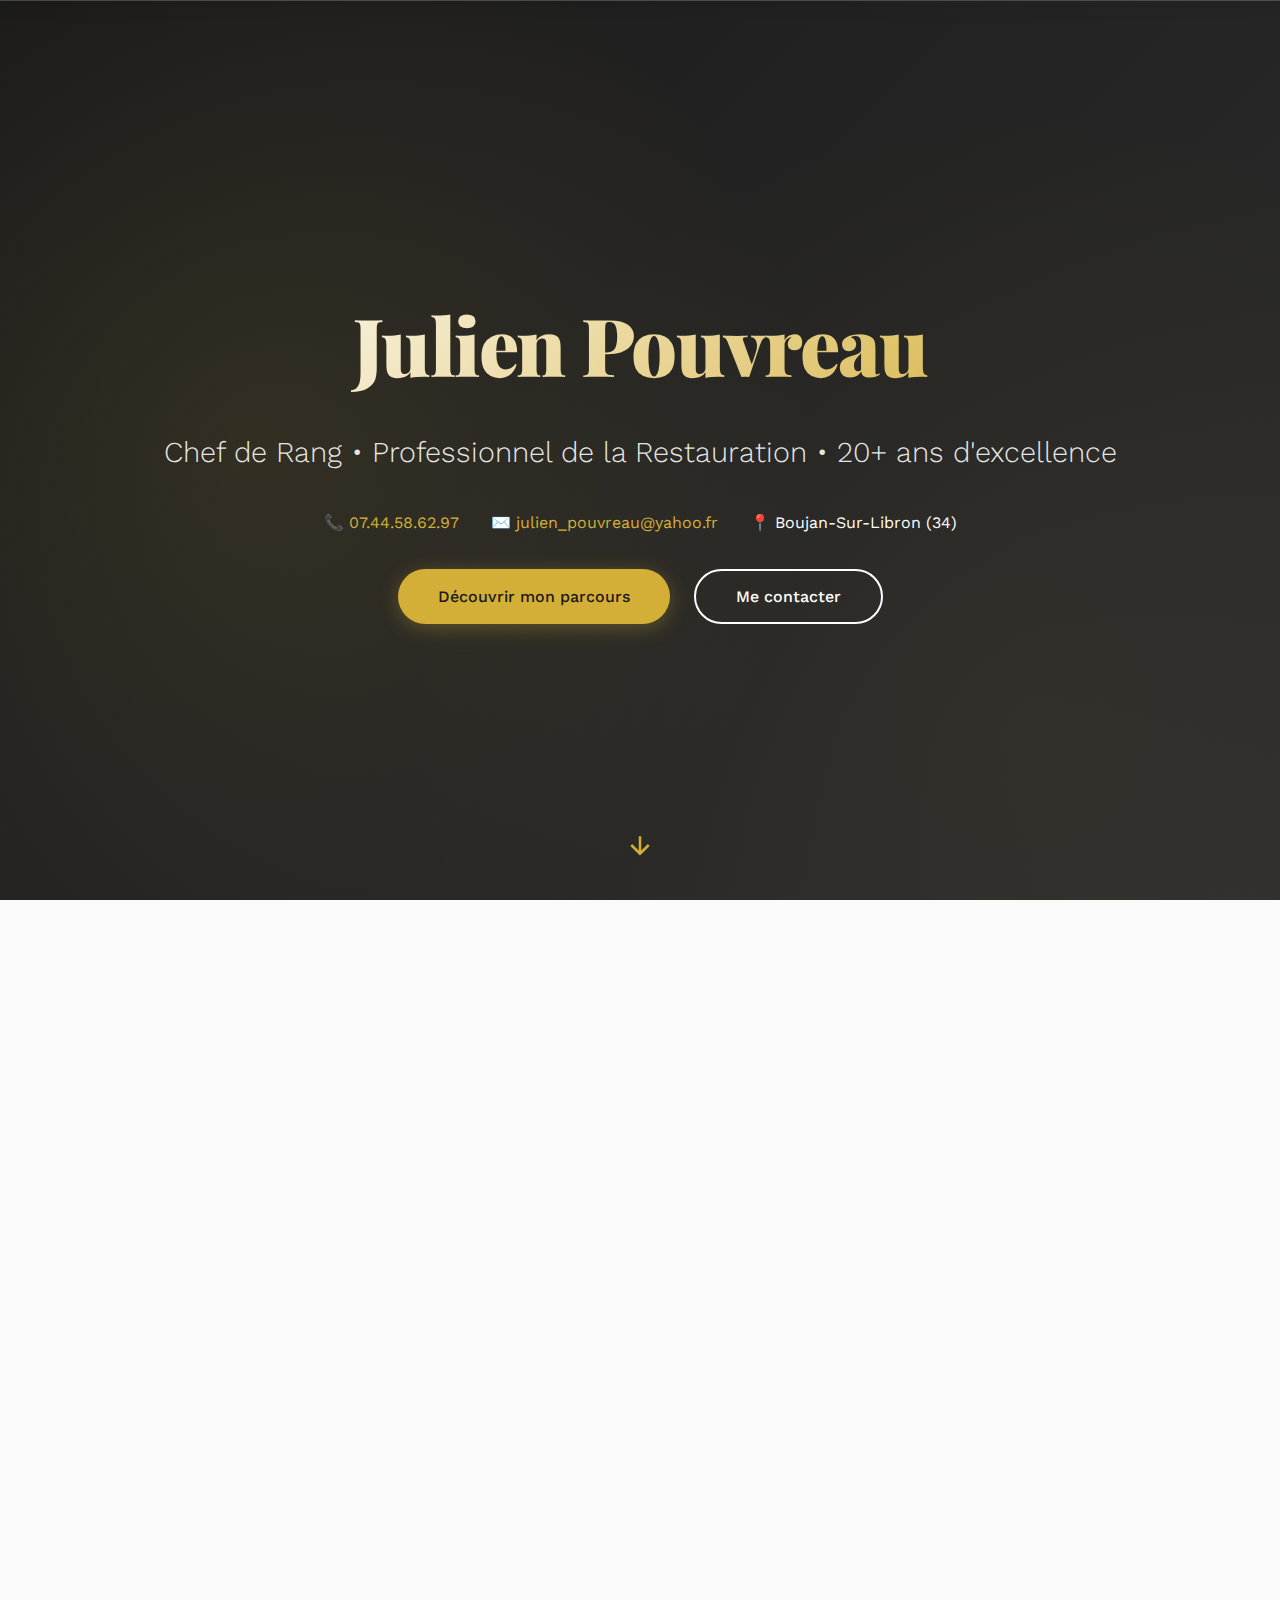
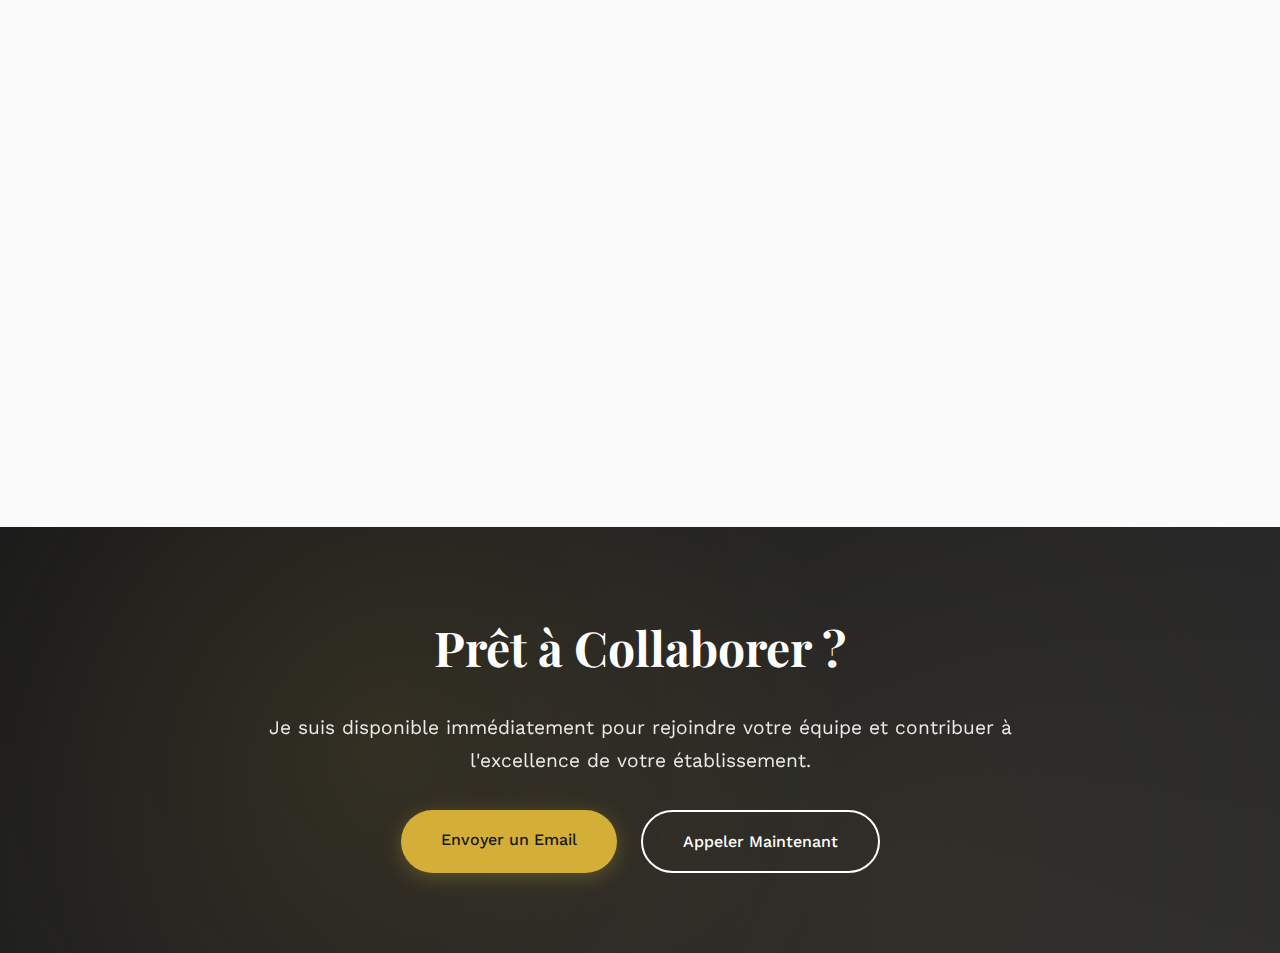
<file: archives/CV_Julien_POUVREAU_Interactif (1).html>
<!DOCTYPE html>
<html lang="fr">
<head>
    <meta charset="UTF-8">
    <meta name="viewport" content="width=device-width, initial-scale=1.0">
    <title>Julien Pouvreau - Chef de Rang & Professionnel de la Restauration</title>
    <link rel="preconnect" href="https://fonts.googleapis.com">
    <link rel="preconnect" href="https://fonts.gstatic.com" crossorigin>
    <link href="https://fonts.googleapis.com/css2?family=Playfair+Display:wght@700;900&family=Work+Sans:wght@300;400;500;600&display=swap" rel="stylesheet">
    <style>
        :root {
            --primary: #1a1a1a;
            --accent: #d4af37;
            --accent-hover: #f4cf57;
            --bg: #fafafa;
            --card-bg: #ffffff;
            --text: #2c2c2c;
            --text-light: #666;
            --shadow: rgba(0, 0, 0, 0.1);
            --shadow-strong: rgba(0, 0, 0, 0.2);
        }

        * {
            margin: 0;
            padding: 0;
            box-sizing: border-box;
        }

        body {
            font-family: 'Work Sans', sans-serif;
            background: var(--bg);
            color: var(--text);
            line-height: 1.7;
            overflow-x: hidden;
        }

        /* Hero Section avec animation */
        .hero {
            position: relative;
            min-height: 100vh;
            background: linear-gradient(135deg, #1a1a1a 0%, #2d2d2d 100%);
            display: flex;
            align-items: center;
            justify-content: center;
            overflow: hidden;
        }

        .hero::before {
            content: '';
            position: absolute;
            top: 0;
            left: 0;
            right: 0;
            bottom: 0;
            background: 
                radial-gradient(circle at 20% 50%, rgba(212, 175, 55, 0.1) 0%, transparent 50%),
                radial-gradient(circle at 80% 80%, rgba(212, 175, 55, 0.05) 0%, transparent 50%);
            animation: pulse 8s ease-in-out infinite;
        }

        @keyframes pulse {
            0%, 100% { opacity: 0.5; }
            50% { opacity: 1; }
        }

        .hero-content {
            position: relative;
            z-index: 2;
            text-align: center;
            color: white;
            padding: 2rem;
            animation: fadeInUp 1s ease-out;
        }

        @keyframes fadeInUp {
            from {
                opacity: 0;
                transform: translateY(30px);
            }
            to {
                opacity: 1;
                transform: translateY(0);
            }
        }

        .hero h1 {
            font-family: 'Playfair Display', serif;
            font-size: clamp(2.5rem, 8vw, 5rem);
            font-weight: 900;
            margin-bottom: 1rem;
            letter-spacing: -0.02em;
            background: linear-gradient(135deg, #ffffff 0%, var(--accent) 100%);
            -webkit-background-clip: text;
            -webkit-text-fill-color: transparent;
            background-clip: text;
            animation: fadeInUp 1s ease-out 0.2s backwards;
        }

        .hero .subtitle {
            font-size: clamp(1.2rem, 3vw, 1.8rem);
            font-weight: 300;
            margin-bottom: 2rem;
            color: rgba(255, 255, 255, 0.9);
            animation: fadeInUp 1s ease-out 0.4s backwards;
        }

        .hero .contact-bar {
            display: flex;
            gap: 2rem;
            justify-content: center;
            flex-wrap: wrap;
            font-size: 1rem;
            margin-bottom: 2rem;
            animation: fadeInUp 1s ease-out 0.6s backwards;
        }

        .hero .contact-bar a {
            color: var(--accent);
            text-decoration: none;
            transition: all 0.3s ease;
            position: relative;
        }

        .hero .contact-bar a:hover {
            color: var(--accent-hover);
            transform: translateY(-2px);
        }

        .cta-buttons {
            display: flex;
            gap: 1.5rem;
            justify-content: center;
            flex-wrap: wrap;
            animation: fadeInUp 1s ease-out 0.8s backwards;
        }

        .btn {
            padding: 1rem 2.5rem;
            font-size: 1rem;
            font-weight: 500;
            border: none;
            border-radius: 50px;
            cursor: pointer;
            transition: all 0.3s ease;
            text-decoration: none;
            display: inline-block;
            font-family: 'Work Sans', sans-serif;
        }

        .btn-primary {
            background: var(--accent);
            color: var(--primary);
            box-shadow: 0 4px 20px rgba(212, 175, 55, 0.3);
        }

        .btn-primary:hover {
            background: var(--accent-hover);
            transform: translateY(-3px);
            box-shadow: 0 6px 30px rgba(212, 175, 55, 0.4);
        }

        .btn-secondary {
            background: transparent;
            color: white;
            border: 2px solid white;
        }

        .btn-secondary:hover {
            background: white;
            color: var(--primary);
            transform: translateY(-3px);
        }

        .scroll-indicator {
            position: absolute;
            bottom: 2rem;
            left: 50%;
            transform: translateX(-50%);
            animation: bounce 2s infinite;
        }

        @keyframes bounce {
            0%, 20%, 50%, 80%, 100% { transform: translateX(-50%) translateY(0); }
            40% { transform: translateX(-50%) translateY(-10px); }
            60% { transform: translateX(-50%) translateY(-5px); }
        }

        .scroll-indicator svg {
            width: 30px;
            height: 30px;
            stroke: var(--accent);
        }

        /* Navigation sticky */
        .nav-sticky {
            position: fixed;
            top: 0;
            left: 0;
            right: 0;
            background: rgba(255, 255, 255, 0.95);
            backdrop-filter: blur(10px);
            padding: 1rem 2rem;
            box-shadow: 0 2px 20px var(--shadow);
            z-index: 1000;
            transform: translateY(-100%);
            transition: transform 0.3s ease;
        }

        .nav-sticky.visible {
            transform: translateY(0);
        }

        .nav-sticky .nav-content {
            max-width: 1200px;
            margin: 0 auto;
            display: flex;
            justify-content: space-between;
            align-items: center;
        }

        .nav-sticky .name {
            font-family: 'Playfair Display', serif;
            font-size: 1.5rem;
            font-weight: 700;
            color: var(--primary);
        }

        .nav-links {
            display: flex;
            gap: 2rem;
            list-style: none;
        }

        .nav-links a {
            color: var(--text);
            text-decoration: none;
            font-weight: 500;
            transition: color 0.3s ease;
            position: relative;
        }

        .nav-links a::after {
            content: '';
            position: absolute;
            bottom: -5px;
            left: 0;
            width: 0;
            height: 2px;
            background: var(--accent);
            transition: width 0.3s ease;
        }

        .nav-links a:hover::after {
            width: 100%;
        }

        /* Container principal */
        .container {
            max-width: 1200px;
            margin: 0 auto;
            padding: 4rem 2rem;
        }

        /* Section Profile */
        .section {
            margin-bottom: 5rem;
            opacity: 0;
            animation: fadeInUp 0.8s ease-out forwards;
        }

        .section-title {
            font-family: 'Playfair Display', serif;
            font-size: clamp(2rem, 5vw, 3rem);
            font-weight: 900;
            margin-bottom: 3rem;
            position: relative;
            display: inline-block;
        }

        .section-title::after {
            content: '';
            position: absolute;
            bottom: -10px;
            left: 0;
            width: 60px;
            height: 4px;
            background: var(--accent);
        }

        .profile-card {
            background: var(--card-bg);
            padding: 3rem;
            border-radius: 20px;
            box-shadow: 0 10px 40px var(--shadow);
            line-height: 1.9;
            font-size: 1.1rem;
            position: relative;
            overflow: hidden;
        }

        .profile-card::before {
            content: '';
            position: absolute;
            top: 0;
            left: 0;
            width: 5px;
            height: 100%;
            background: var(--accent);
        }

        /* Compétences avec animations */
        .skills-grid {
            display: grid;
            grid-template-columns: repeat(auto-fit, minmax(280px, 1fr));
            gap: 2rem;
        }

        .skill-card {
            background: var(--card-bg);
            padding: 2rem;
            border-radius: 15px;
            box-shadow: 0 5px 25px var(--shadow);
            transition: all 0.4s ease;
            cursor: pointer;
            position: relative;
            overflow: hidden;
        }

        .skill-card::before {
            content: '';
            position: absolute;
            top: 0;
            left: -100%;
            width: 100%;
            height: 100%;
            background: linear-gradient(90deg, transparent, rgba(212, 175, 55, 0.1), transparent);
            transition: left 0.5s ease;
        }

        .skill-card:hover::before {
            left: 100%;
        }

        .skill-card:hover {
            transform: translateY(-10px);
            box-shadow: 0 15px 40px var(--shadow-strong);
        }

        .skill-icon {
            font-size: 2.5rem;
            margin-bottom: 1rem;
        }

        .skill-card h3 {
            font-size: 1.3rem;
            margin-bottom: 0.5rem;
            color: var(--primary);
        }

        .skill-card p {
            color: var(--text-light);
            font-size: 0.95rem;
        }

        /* Timeline d'expérience avec accordéon */
        .timeline {
            position: relative;
            padding-left: 3rem;
        }

        .timeline::before {
            content: '';
            position: absolute;
            left: 0;
            top: 0;
            bottom: 0;
            width: 2px;
            background: linear-gradient(180deg, var(--accent) 0%, rgba(212, 175, 55, 0.2) 100%);
        }

        .timeline-item {
            margin-bottom: 2rem;
            position: relative;
            cursor: pointer;
        }

        .timeline-item::before {
            content: '';
            position: absolute;
            left: -3.5rem;
            top: 0;
            width: 14px;
            height: 14px;
            background: var(--accent);
            border-radius: 50%;
            border: 3px solid var(--bg);
            transition: all 0.3s ease;
        }

        .timeline-item:hover::before {
            transform: scale(1.3);
            box-shadow: 0 0 0 8px rgba(212, 175, 55, 0.2);
        }

        .timeline-header {
            background: var(--card-bg);
            padding: 1.5rem 2rem;
            border-radius: 12px;
            box-shadow: 0 3px 15px var(--shadow);
            transition: all 0.3s ease;
        }

        .timeline-item:hover .timeline-header {
            box-shadow: 0 8px 30px var(--shadow-strong);
            transform: translateX(5px);
        }

        .timeline-header h3 {
            font-size: 1.4rem;
            margin-bottom: 0.5rem;
            color: var(--primary);
        }

        .timeline-meta {
            display: flex;
            justify-content: space-between;
            align-items: center;
            flex-wrap: wrap;
            gap: 1rem;
            margin-bottom: 0.5rem;
        }

        .company {
            font-weight: 600;
            color: var(--accent);
        }

        .date {
            color: var(--text-light);
            font-size: 0.9rem;
        }

        .toggle-icon {
            display: inline-block;
            transition: transform 0.3s ease;
            margin-left: 0.5rem;
            color: var(--accent);
        }

        .timeline-item.active .toggle-icon {
            transform: rotate(180deg);
        }

        .timeline-content {
            max-height: 0;
            overflow: hidden;
            transition: max-height 0.4s ease, padding 0.4s ease;
            padding: 0 2rem;
        }

        .timeline-item.active .timeline-content {
            max-height: 500px;
            padding: 1.5rem 2rem;
        }

        .timeline-content ul {
            list-style: none;
            padding-left: 0;
        }

        .timeline-content li {
            padding: 0.5rem 0;
            padding-left: 1.5rem;
            position: relative;
            color: var(--text-light);
        }

        .timeline-content li::before {
            content: '→';
            position: absolute;
            left: 0;
            color: var(--accent);
            font-weight: bold;
        }

        /* Stats animées */
        .stats-grid {
            display: grid;
            grid-template-columns: repeat(auto-fit, minmax(200px, 1fr));
            gap: 2rem;
            margin-top: 3rem;
        }

        .stat-card {
            text-align: center;
            padding: 2rem;
            background: var(--card-bg);
            border-radius: 15px;
            box-shadow: 0 5px 25px var(--shadow);
            transition: transform 0.3s ease;
        }

        .stat-card:hover {
            transform: translateY(-5px);
        }

        .stat-number {
            font-family: 'Playfair Display', serif;
            font-size: 3rem;
            font-weight: 900;
            color: var(--accent);
            display: block;
            margin-bottom: 0.5rem;
        }

        .stat-label {
            color: var(--text-light);
            font-size: 1rem;
        }

        /* Formation et infos */
        .info-grid {
            display: grid;
            grid-template-columns: repeat(auto-fit, minmax(300px, 1fr));
            gap: 2rem;
        }

        .info-card {
            background: var(--card-bg);
            padding: 2rem;
            border-radius: 15px;
            box-shadow: 0 5px 25px var(--shadow);
        }

        .info-card h3 {
            font-size: 1.5rem;
            margin-bottom: 1rem;
            color: var(--primary);
        }

        .info-list {
            list-style: none;
        }

        .info-list li {
            padding: 0.8rem 0;
            border-bottom: 1px solid rgba(0, 0, 0, 0.05);
            display: flex;
            align-items: center;
            gap: 1rem;
        }

        .info-list li:last-child {
            border-bottom: none;
        }

        .info-icon {
            color: var(--accent);
            font-size: 1.2rem;
        }

        /* Footer CTA */
        .footer-cta {
            background: linear-gradient(135deg, var(--primary) 0%, #2d2d2d 100%);
            padding: 5rem 2rem;
            text-align: center;
            color: white;
            position: relative;
            overflow: hidden;
        }

        .footer-cta::before {
            content: '';
            position: absolute;
            top: 0;
            left: 0;
            right: 0;
            bottom: 0;
            background: 
                radial-gradient(circle at 30% 50%, rgba(212, 175, 55, 0.1) 0%, transparent 50%),
                radial-gradient(circle at 70% 80%, rgba(212, 175, 55, 0.05) 0%, transparent 50%);
        }

        .footer-cta-content {
            position: relative;
            z-index: 1;
            max-width: 800px;
            margin: 0 auto;
        }

        .footer-cta h2 {
            font-family: 'Playfair Display', serif;
            font-size: clamp(2rem, 5vw, 3rem);
            margin-bottom: 1.5rem;
        }

        .footer-cta p {
            font-size: 1.2rem;
            margin-bottom: 2rem;
            opacity: 0.9;
        }

        /* Responsive */
        @media (max-width: 768px) {
            .nav-links {
                display: none;
            }

            .timeline {
                padding-left: 2rem;
            }

            .timeline::before {
                left: -10px;
            }

            .timeline-item::before {
                left: -2.35rem;
            }

            .hero .contact-bar {
                flex-direction: column;
                gap: 1rem;
            }

            .cta-buttons {
                flex-direction: column;
            }

            .btn {
                width: 100%;
            }
        }

        /* Animation d'apparition au scroll */
        .fade-in {
            opacity: 0;
            transform: translateY(30px);
            transition: opacity 0.6s ease, transform 0.6s ease;
        }

        .fade-in.visible {
            opacity: 1;
            transform: translateY(0);
        }
    </style>
</head>
<body>
    <!-- Hero Section -->
    <section class="hero">
        <div class="hero-content">
            <h1>Julien Pouvreau</h1>
            <p class="subtitle">Chef de Rang • Professionnel de la Restauration • 20+ ans d'excellence</p>
            <div class="contact-bar">
                <a href="tel:0744586297">📞 07.44.58.62.97</a>
                <a href="mailto:julien_pouvreau@yahoo.fr">✉️ julien_pouvreau@yahoo.fr</a>
                <span>📍 Boujan-Sur-Libron (34)</span>
            </div>
            <div class="cta-buttons">
                <button class="btn btn-primary" onclick="scrollToSection('experience')">Découvrir mon parcours</button>
                <button class="btn btn-secondary" onclick="scrollToSection('contact')">Me contacter</button>
            </div>
        </div>
        <div class="scroll-indicator">
            <svg viewBox="0 0 24 24" fill="none" stroke="currentColor" stroke-width="2">
                <path d="M12 5v14M19 12l-7 7-7-7"/>
            </svg>
        </div>
    </section>

    <!-- Navigation Sticky -->
    <nav class="nav-sticky" id="stickyNav">
        <div class="nav-content">
            <div class="name">JP</div>
            <ul class="nav-links">
                <li><a href="#profil" onclick="scrollToSection('profil')">Profil</a></li>
                <li><a href="#competences" onclick="scrollToSection('competences')">Compétences</a></li>
                <li><a href="#experience" onclick="scrollToSection('experience')">Expérience</a></li>
                <li><a href="#formation" onclick="scrollToSection('formation')">Formation</a></li>
                <li><a href="#contact" onclick="scrollToSection('contact')">Contact</a></li>
            </ul>
        </div>
    </nav>

    <!-- Profil -->
    <div class="container">
        <section class="section fade-in" id="profil">
            <h2 class="section-title">À Propos</h2>
            <div class="profile-card">
                <p>
                    Professionnel passionné de la restauration avec plus de 20 ans d'expérience dans des établissements variés, 
                    allant de la restauration rapide aux restaurants gastronomiques. Mon parcours m'a permis de développer une 
                    expertise complète en service en salle, gestion d'équipe, bar et coordination cuisine-salle.
                </p>
                <p style="margin-top: 1rem;">
                    Reconnu pour mon sens aigu du service client, ma polyvalence et ma capacité à maintenir l'excellence même 
                    pendant les périodes de forte affluence. Je m'engage à offrir une expérience mémorable à chaque client 
                    tout en assurant le bon fonctionnement de l'établissement.
                </p>
            </div>

            <!-- Stats -->
            <div class="stats-grid">
                <div class="stat-card">
                    <span class="stat-number">20+</span>
                    <span class="stat-label">Années d'Expérience</span>
                </div>
                <div class="stat-card">
                    <span class="stat-number">11</span>
                    <span class="stat-label">Établissements</span>
                </div>
                <div class="stat-card">
                    <span class="stat-number">3</span>
                    <span class="stat-label">Villes (Paris, Lyon, Provence)</span>
                </div>
                <div class="stat-card">
                    <span class="stat-number">100%</span>
                    <span class="stat-label">Engagement</span>
                </div>
            </div>
        </section>

        <!-- Compétences -->
        <section class="section fade-in" id="competences">
            <h2 class="section-title">Compétences Clés</h2>
            <div class="skills-grid">
                <div class="skill-card">
                    <div class="skill-icon">🍽️</div>
                    <h3>Service d'Excellence</h3>
                    <p>Service attentif et personnalisé, gestion des allergies, régimes spéciaux et préférences clients</p>
                </div>
                <div class="skill-card">
                    <div class="skill-icon">💬</div>
                    <h3>Communication</h3>
                    <p>Excellentes aptitudes à interagir avec clients, cuisine, bar et toute l'équipe</p>
                </div>
                <div class="skill-card">
                    <div class="skill-icon">⚡</div>
                    <h3>Gestion du Temps</h3>
                    <p>Maîtrise des priorités en forte affluence pour garantir un service fluide et rapide</p>
                </div>
                <div class="skill-card">
                    <div class="skill-icon">🎯</div>
                    <h3>Souci du Détail</h3>
                    <p>Précision dans la prise de commandes, présentation des plats et facturation</p>
                </div>
                <div class="skill-card">
                    <div class="skill-icon">💰</div>
                    <h3>Gestion Financière</h3>
                    <p>Manipulation des caisses, logiciels et gestion précise des transactions</p>
                </div>
                <div class="skill-card">
                    <div class="skill-icon">🔄</div>
                    <h3>Polyvalence</h3>
                    <p>Flexibilité totale entre salle et cuisine, adaptation rapide aux besoins</p>
                </div>
                <div class="skill-card">
                    <div class="skill-icon">✨</div>
                    <h3>Hygiène & Sécurité</h3>
                    <p>Respect strict des normes HACCP et maintien d'un environnement sécurisé</p>
                </div>
                <div class="skill-card">
                    <div class="skill-icon">🍸</div>
                    <h3>Bar & Mixologie</h3>
                    <p>Préparation de boissons, gestion du bar, connaissance des cocktails classiques</p>
                </div>
            </div>
        </section>

        <!-- Expérience - Timeline avec accordéon -->
        <section class="section fade-in" id="experience">
            <h2 class="section-title">Parcours Professionnel</h2>
            <div class="timeline">
                <div class="timeline-item" onclick="toggleTimeline(this)">
                    <div class="timeline-header">
                        <h3>Employé de Restauration <span class="toggle-icon">▼</span></h3>
                        <div class="timeline-meta">
                            <span class="company">API RESTAURATION - Hôpital de Fourvière, Lyon</span>
                            <span class="date">Août 2024 - Octobre 2025</span>
                        </div>
                    </div>
                    <div class="timeline-content">
                        <ul>
                            <li>Service en restauration collective hospitalière avec attention particulière aux besoins diététiques</li>
                            <li>Respect rigoureux des protocoles d'hygiène renforcés en milieu hospitalier</li>
                            <li>Gestion du service sur différents horaires et adaptation aux contraintes du secteur médical</li>
                        </ul>
                    </div>
                </div>

                <div class="timeline-item" onclick="toggleTimeline(this)">
                    <div class="timeline-header">
                        <h3>Polyvalent Salle/Cuisine <span class="toggle-icon">▼</span></h3>
                        <div class="timeline-meta">
                            <span class="company">LA CORDE DES SENS - Péniche La Barge, Lyon</span>
                            <span class="date">Mai 2023 - Septembre 2024</span>
                        </div>
                    </div>
                    <div class="timeline-content">
                        <ul>
                            <li>Service en salle dans un cadre original (péniche restaurant) avec forte affluence touristique</li>
                            <li>Support en cuisine : préparation, dressage des assiettes et coordination avec l'équipe</li>
                            <li>Polyvalence totale entre salle et cuisine selon les besoins du service</li>
                        </ul>
                    </div>
                </div>

                <div class="timeline-item" onclick="toggleTimeline(this)">
                    <div class="timeline-header">
                        <h3>Chef de Rang <span class="toggle-icon">▼</span></h3>
                        <div class="timeline-meta">
                            <span class="company">CHEZ MUS - Salon-de-Provence</span>
                            <span class="date">Septembre 2021 - Octobre 2022</span>
                        </div>
                    </div>
                    <div class="timeline-content">
                        <ul>
                            <li>Supervision d'un rang et coordination du service en salle</li>
                            <li>Conseil aux clients sur les plats et accords mets-vins</li>
                            <li>Formation et encadrement des commis de salle</li>
                        </ul>
                    </div>
                </div>

                <div class="timeline-item" onclick="toggleTimeline(this)">
                    <div class="timeline-header">
                        <h3>Responsable de Salle & Vendeur en Poissonnerie <span class="toggle-icon">▼</span></h3>
                        <div class="timeline-meta">
                            <span class="company">CHEZ PARO - Pélissanne</span>
                            <span class="date">Mai 2019 - Juillet 2021</span>
                        </div>
                    </div>
                    <div class="timeline-content">
                        <ul>
                            <li>Gestion complète de la salle : organisation, supervision du personnel, relation client</li>
                            <li>Vente et conseil en poissonnerie : connaissance des produits, préparation, conseil culinaire</li>
                            <li>Double compétence restauration-commerce de détail</li>
                        </ul>
                    </div>
                </div>

                <div class="timeline-item" onclick="toggleTimeline(this)">
                    <div class="timeline-header">
                        <h3>Adjoint Point de Vente <span class="toggle-icon">▼</span></h3>
                        <div class="timeline-meta">
                            <span class="company">AUTOGRILL - Mc Arthur Glen, Miramas</span>
                            <span class="date">Mars 2017 - Juillet 2018</span>
                        </div>
                    </div>
                    <div class="timeline-content">
                        <ul>
                            <li>Assistance à la direction dans la gestion quotidienne du point de vente</li>
                            <li>Gestion des stocks, commandes et inventaires</li>
                            <li>Management d'équipe et planification des horaires</li>
                        </ul>
                    </div>
                </div>

                <div class="timeline-item" onclick="toggleTimeline(this)">
                    <div class="timeline-header">
                        <h3>Chef de Rang et Barman <span class="toggle-icon">▼</span></h3>
                        <div class="timeline-meta">
                            <span class="company">MARCO POLO - Haussmann Saint-Lazare, Paris</span>
                            <span class="date">Janvier 2015 - Janvier 2017</span>
                        </div>
                    </div>
                    <div class="timeline-content">
                        <ul>
                            <li>Service de qualité dans un établissement parisien à fort volume de clientèle</li>
                            <li>Gestion du bar : préparation de cocktails, gestion des stocks bar</li>
                            <li>Double compétence salle et bar</li>
                        </ul>
                    </div>
                </div>

                <div class="timeline-item" onclick="toggleTimeline(this)">
                    <div class="timeline-header">
                        <h3>Chef de Rang et Responsable de Bar <span class="toggle-icon">▼</span></h3>
                        <div class="timeline-meta">
                            <span class="company">LA CHELLOISE - Chelles</span>
                            <span class="date">Janvier 2012 - Septembre 2014</span>
                        </div>
                    </div>
                    <div class="timeline-content">
                        <ul>
                            <li>Responsabilité complète du bar : gestion des stocks, commandes, création de la carte</li>
                            <li>Service en salle et coordination entre bar et cuisine</li>
                            <li>Formation du personnel bar</li>
                        </ul>
                    </div>
                </div>

                <div class="timeline-item" onclick="toggleTimeline(this)">
                    <div class="timeline-header">
                        <h3>Expériences Fondamentales (2004-2011) <span class="toggle-icon">▼</span></h3>
                        <div class="timeline-meta">
                            <span class="company">Multiples établissements</span>
                            <span class="date">2004 - 2011</span>
                        </div>
                    </div>
                    <div class="timeline-content">
                        <ul>
                            <li><strong>Barman et Commis de Salle</strong> - El Rancho, Rosny-sous-Bois (2010-2011)</li>
                            <li><strong>Commis de Cuisine</strong> - La Forge, Argeles-Gazost (2006-2010)</li>
                            <li><strong>Employé Polyvalent</strong> - Quick Restauration, Pontault-Combault (2004-2006)</li>
                            <li><strong>Débuts</strong> - Clos de Rougemont / Rudy's Pizz, Bourges (1997-2004)</li>
                        </ul>
                    </div>
                </div>
            </div>
        </section>

        <!-- Formation & Informations -->
        <section class="section fade-in" id="formation">
            <h2 class="section-title">Formation & Informations</h2>
            <div class="info-grid">
                <div class="info-card">
                    <h3>🎓 Formation</h3>
                    <ul class="info-list">
                        <li>
                            <span class="info-icon">📜</span>
                            <div>
                                <strong>BEP Hôtellerie, option Service</strong><br>
                                <span style="color: var(--text-light); font-size: 0.9rem;">Niveau CAP/BEP (Niveau 5)</span>
                            </div>
                        </li>
                    </ul>
                </div>

                <div class="info-card">
                    <h3>🌍 Langues & Compétences</h3>
                    <ul class="info-list">
                        <li>
                            <span class="info-icon">🗣️</span>
                            <div>
                                <strong>Anglais</strong><br>
                                <span style="color: var(--text-light); font-size: 0.9rem;">Niveau B1 - Conversation courante avec clientèle internationale</span>
                            </div>
                        </li>
                    </ul>
                </div>

                <div class="info-card">
                    <h3>⚡ Disponibilité</h3>
                    <ul class="info-list">
                        <li><span class="info-icon">✅</span> Disponibilité immédiate</li>
                        <li><span class="info-icon">📅</span> Flexible (week-ends, jours fériés, coupures)</li>
                        <li><span class="info-icon">📍</span> Mobilité : Région Occitanie</li>
                        <li><span class="info-icon">🚗</span> Montpellier, Béziers, Narbonne et environs</li>
                    </ul>
                </div>

                <div class="info-card">
                    <h3>🎯 Centres d'Intérêt</h3>
                    <ul class="info-list">
                        <li><span class="info-icon">🥋</span> Judo</li>
                        <li><span class="info-icon">🥊</span> Boxe</li>
                        <li><span class="info-icon">♟️</span> Échecs</li>
                        <li><span class="info-icon">🎷</span> Saxophone</li>
                    </ul>
                </div>
            </div>
        </section>
    </div>

    <!-- Footer CTA -->
    <section class="footer-cta" id="contact">
        <div class="footer-cta-content">
            <h2>Prêt à Collaborer ?</h2>
            <p>Je suis disponible immédiatement pour rejoindre votre équipe et contribuer à l'excellence de votre établissement.</p>
            <div class="cta-buttons">
                <a href="mailto:julien_pouvreau@yahoo.fr" class="btn btn-primary">Envoyer un Email</a>
                <a href="tel:0744586297" class="btn btn-secondary">Appeler Maintenant</a>
            </div>
        </div>
    </section>

    <script>
        // Navigation sticky au scroll
        window.addEventListener('scroll', () => {
            const nav = document.getElementById('stickyNav');
            if (window.scrollY > window.innerHeight - 100) {
                nav.classList.add('visible');
            } else {
                nav.classList.remove('visible');
            }
        });

        // Fonction pour scroller vers une section
        function scrollToSection(id) {
            const element = document.getElementById(id);
            if (element) {
                const offset = 80;
                const elementPosition = element.getBoundingClientRect().top;
                const offsetPosition = elementPosition + window.pageYOffset - offset;

                window.scrollTo({
                    top: offsetPosition,
                    behavior: 'smooth'
                });
            }
        }

        // Toggle accordéon timeline
        function toggleTimeline(element) {
            const isActive = element.classList.contains('active');
            
            // Fermer tous les autres
            document.querySelectorAll('.timeline-item').forEach(item => {
                item.classList.remove('active');
            });
            
            // Ouvrir celui cliqué si il n'était pas déjà ouvert
            if (!isActive) {
                element.classList.add('active');
            }
        }

        // Animation au scroll
        const observerOptions = {
            threshold: 0.1,
            rootMargin: '0px 0px -100px 0px'
        };

        const observer = new IntersectionObserver((entries) => {
            entries.forEach(entry => {
                if (entry.isIntersecting) {
                    entry.target.classList.add('visible');
                }
            });
        }, observerOptions);

        document.querySelectorAll('.fade-in').forEach(element => {
            observer.observe(element);
        });

        // Compteur animé pour les stats
        function animateCounter(element, target, duration = 2000) {
            let current = 0;
            const increment = target / (duration / 16);
            const timer = setInterval(() => {
                current += increment;
                if (current >= target) {
                    element.textContent = target + (target === 100 ? '%' : '+');
                    clearInterval(timer);
                } else {
                    element.textContent = Math.floor(current) + (target === 100 ? '%' : '+');
                }
            }, 16);
        }

        // Observer pour les stats
        const statsObserver = new IntersectionObserver((entries) => {
            entries.forEach(entry => {
                if (entry.isIntersecting && !entry.target.classList.contains('counted')) {
                    entry.target.classList.add('counted');
                    const number = entry.target.querySelector('.stat-number');
                    const value = parseInt(number.textContent);
                    animateCounter(number, value);
                }
            });
        }, { threshold: 0.5 });

        document.querySelectorAll('.stat-card').forEach(card => {
            statsObserver.observe(card);
        });
    </script>
</body>
</html>
</file>
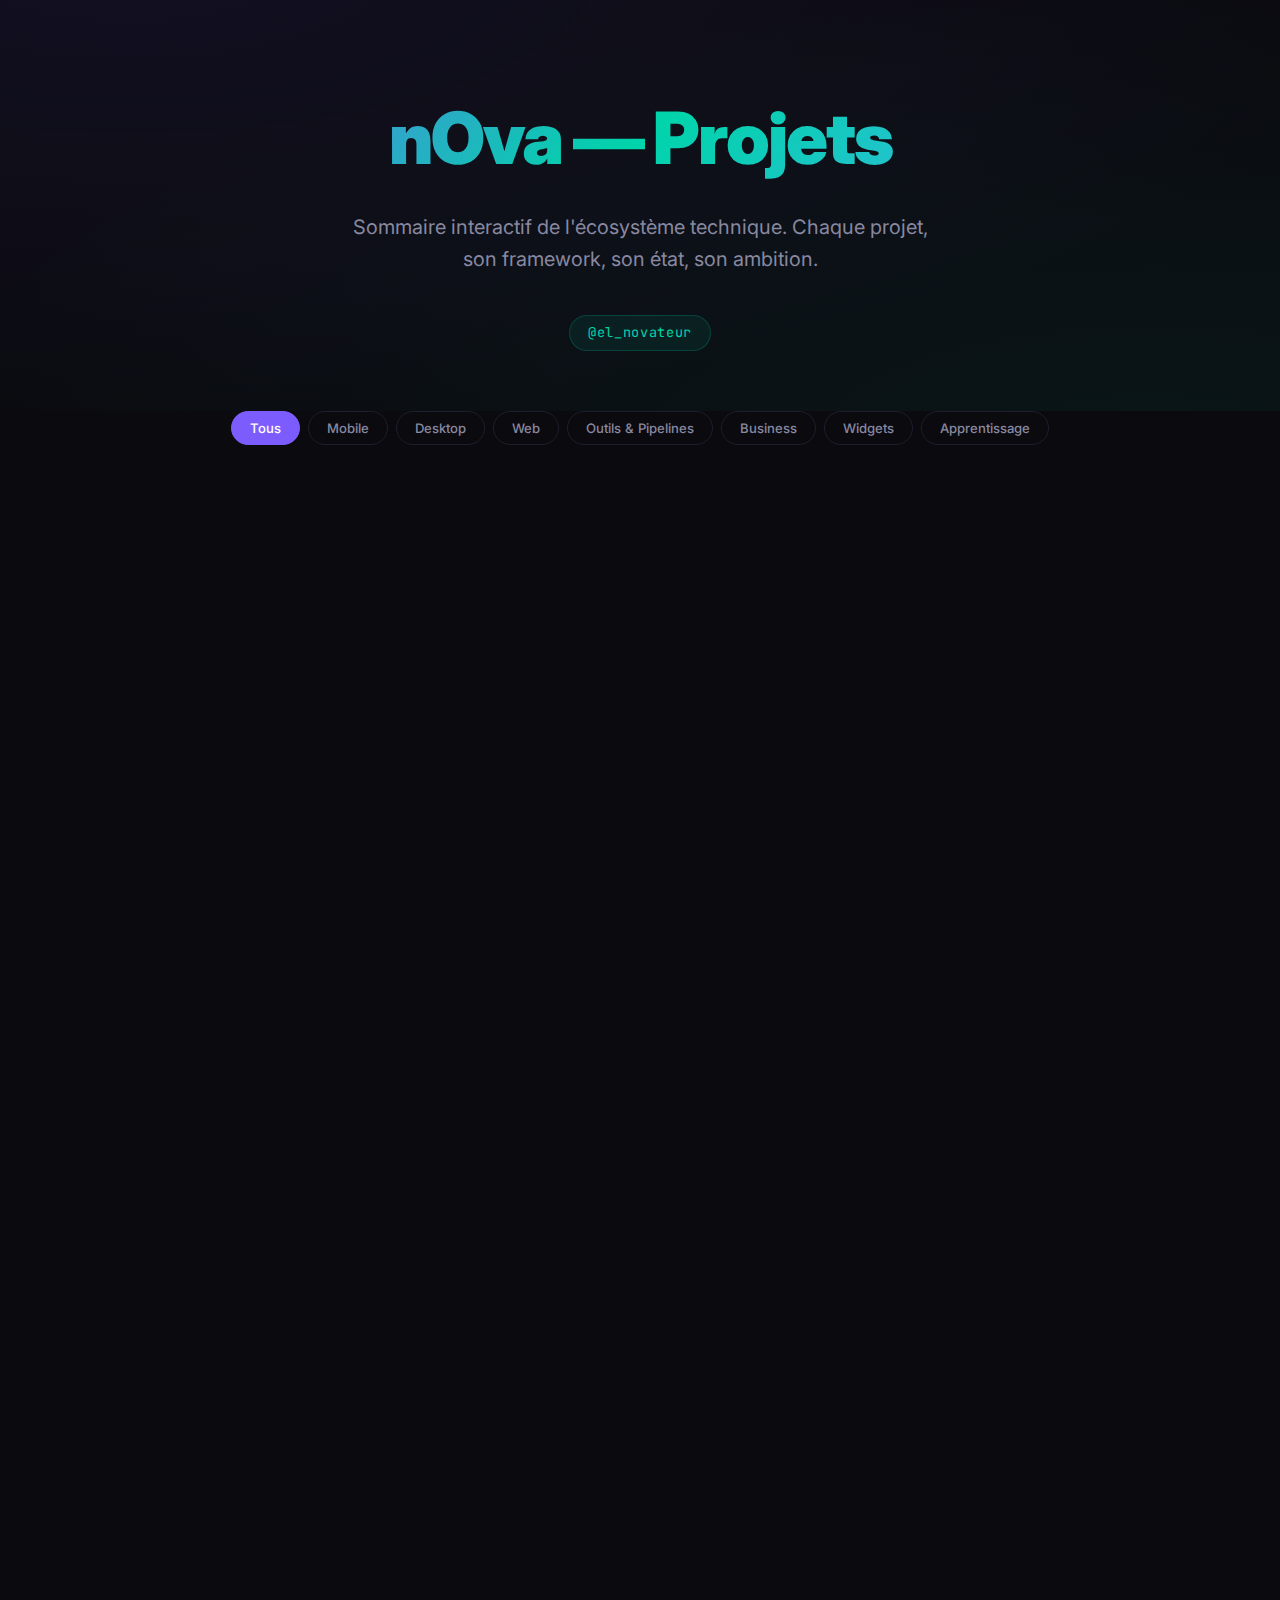
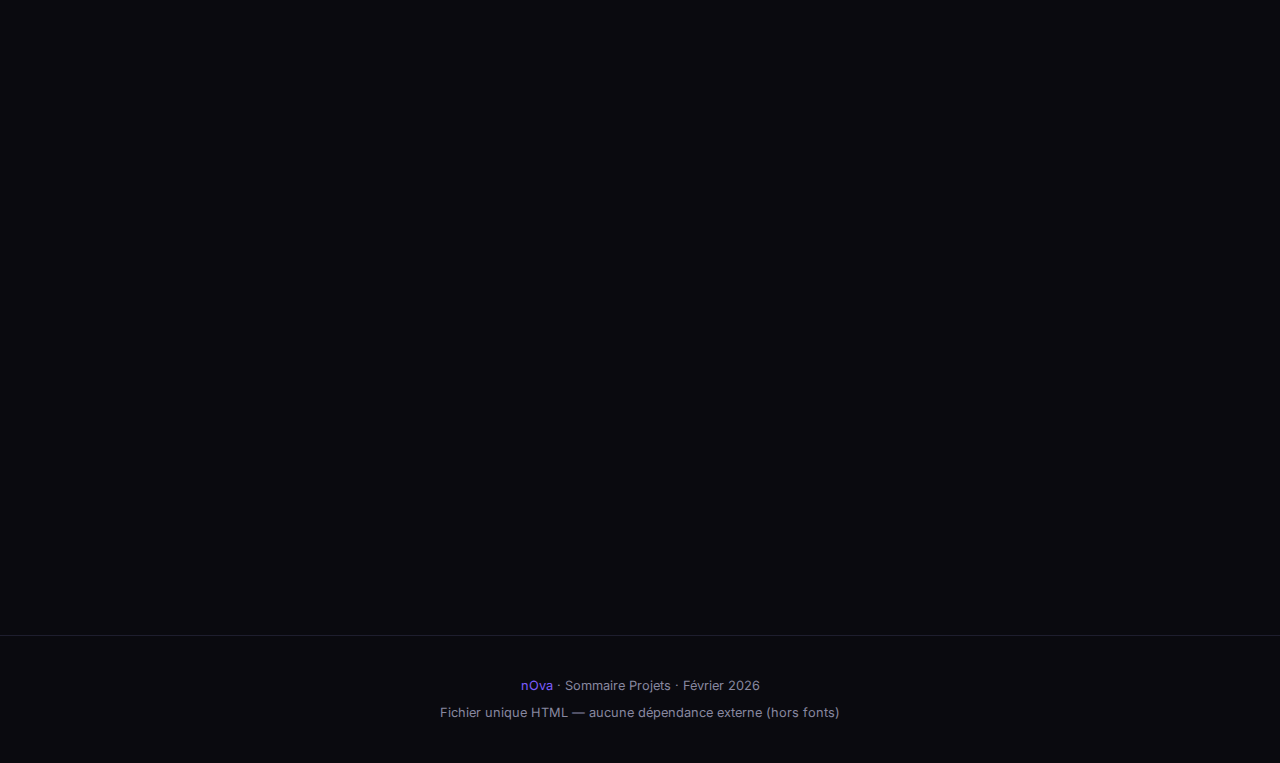
<file: archives/sommaire.html>
<!doctype html>
<html lang="fr">
  <head>
    <meta charset="UTF-8" />
    <meta name="viewport" content="width=device-width, initial-scale=1.0" />
    <title>nOva — Sommaire Projets</title>
    <link rel="preconnect" href="https://fonts.googleapis.com" />
    <link rel="preconnect" href="https://fonts.gstatic.com" crossorigin />
    <link
      href="https://fonts.googleapis.com/css2?family=Inter:wght@300;400;500;600;700;800;900&family=JetBrains+Mono:wght@400;500;600&display=swap"
      rel="stylesheet"
    />
    <style>
      /* ═══════════════════════════════════════════
       RESET & VARIABLES
    ═══════════════════════════════════════════ */
      *,
      *::before,
      *::after {
        margin: 0;
        padding: 0;
        box-sizing: border-box;
      }

      :root {
        --bg: #0a0a0f;
        --bg-card: #12121a;
        --bg-hover: #1a1a26;
        --border: #1e1e2e;
        --text: #e4e4ef;
        --text-dim: #8888a0;
        --accent-1: #7c5cfc; /* violet  */
        --accent-2: #00d4aa; /* émeraude */
        --accent-3: #ff6b6b; /* corail  */
        --accent-4: #ffd43b; /* doré    */
        --accent-5: #4dabf7; /* bleu    */
        --accent-6: #ff922b; /* orange  */
        --accent-7: #e599f7; /* lilas   */
        --accent-8: #69db7c; /* vert    */
        --radius: 12px;
        --radius-sm: 6px;
        --shadow: 0 4px 24px rgba(0, 0, 0, 0.4);
        --transition: 0.25s cubic-bezier(0.4, 0, 0.2, 1);
      }

      html {
        scroll-behavior: smooth;
      }

      body {
        font-family: "Inter", system-ui, sans-serif;
        background: var(--bg);
        color: var(--text);
        line-height: 1.6;
        min-height: 100vh;
      }

      /* ═══════════════════════════════════════════
       HEADER
    ═══════════════════════════════════════════ */
      .hero {
        position: relative;
        padding: 80px 24px 60px;
        text-align: center;
        overflow: hidden;
      }

      .hero::before {
        content: "";
        position: absolute;
        top: -50%;
        left: -50%;
        width: 200%;
        height: 200%;
        background:
          radial-gradient(
            ellipse at 30% 20%,
            rgba(124, 92, 252, 0.08) 0%,
            transparent 50%
          ),
          radial-gradient(
            ellipse at 70% 80%,
            rgba(0, 212, 170, 0.06) 0%,
            transparent 50%
          );
        animation: drift 20s ease-in-out infinite alternate;
        pointer-events: none;
      }

      @keyframes drift {
        from {
          transform: translate(0, 0) rotate(0deg);
        }
        to {
          transform: translate(-3%, 2%) rotate(2deg);
        }
      }

      .hero h1 {
        position: relative;
        font-size: clamp(2.4rem, 6vw, 4.5rem);
        font-weight: 900;
        letter-spacing: -0.03em;
        background: linear-gradient(
          135deg,
          var(--accent-1) 0%,
          var(--accent-2) 50%,
          var(--accent-5) 100%
        );
        -webkit-background-clip: text;
        -webkit-text-fill-color: transparent;
        background-clip: text;
        margin-bottom: 16px;
      }

      .hero .subtitle {
        position: relative;
        font-size: clamp(1rem, 2.5vw, 1.25rem);
        color: var(--text-dim);
        font-weight: 400;
        max-width: 600px;
        margin: 0 auto 40px;
      }

      .hero .author {
        position: relative;
        display: inline-block;
        font-family: "JetBrains Mono", monospace;
        font-size: 0.85rem;
        color: var(--accent-2);
        background: rgba(0, 212, 170, 0.08);
        border: 1px solid rgba(0, 212, 170, 0.2);
        padding: 6px 18px;
        border-radius: 999px;
        letter-spacing: 0.05em;
      }

      /* ═══════════════════════════════════════════
       FILTERS
    ═══════════════════════════════════════════ */
      .filters {
        display: flex;
        justify-content: center;
        flex-wrap: wrap;
        gap: 8px;
        padding: 0 24px 48px;
        max-width: 900px;
        margin: 0 auto;
      }

      .filter-btn {
        font-family: "Inter", sans-serif;
        font-size: 0.82rem;
        font-weight: 500;
        padding: 8px 18px;
        border-radius: 999px;
        border: 1px solid var(--border);
        background: transparent;
        color: var(--text-dim);
        cursor: pointer;
        transition: var(--transition);
        white-space: nowrap;
      }

      .filter-btn:hover,
      .filter-btn.active {
        color: #fff;
        background: var(--accent-1);
        border-color: var(--accent-1);
      }

      /* ═══════════════════════════════════════════
       GRID
    ═══════════════════════════════════════════ */
      .grid {
        display: grid;
        grid-template-columns: repeat(auto-fill, minmax(340px, 1fr));
        gap: 24px;
        max-width: 1280px;
        margin: 0 auto;
        padding: 0 24px 80px;
      }

      /* ═══════════════════════════════════════════
       CARD
    ═══════════════════════════════════════════ */
      .card {
        background: var(--bg-card);
        border: 1px solid var(--border);
        border-radius: var(--radius);
        padding: 28px;
        display: flex;
        flex-direction: column;
        gap: 16px;
        transition: var(--transition);
        position: relative;
        overflow: hidden;
      }

      .card::before {
        content: "";
        position: absolute;
        top: 0;
        left: 0;
        right: 0;
        height: 3px;
        background: var(--card-accent, var(--accent-1));
        opacity: 0;
        transition: var(--transition);
      }

      .card:hover {
        border-color: var(--card-accent, var(--accent-1));
        background: var(--bg-hover);
        transform: translateY(-3px);
        box-shadow: var(--shadow);
      }

      .card:hover::before {
        opacity: 1;
      }

      .card-header {
        display: flex;
        align-items: flex-start;
        justify-content: space-between;
        gap: 12px;
      }

      .card-icon {
        font-size: 1.6rem;
        width: 44px;
        height: 44px;
        display: flex;
        align-items: center;
        justify-content: center;
        border-radius: 10px;
        background: rgba(124, 92, 252, 0.1);
        flex-shrink: 0;
      }

      .card-badge {
        font-family: "JetBrains Mono", monospace;
        font-size: 0.65rem;
        text-transform: uppercase;
        letter-spacing: 0.08em;
        padding: 4px 10px;
        border-radius: 999px;
        background: rgba(124, 92, 252, 0.12);
        color: var(--card-accent, var(--accent-1));
        border: 1px solid rgba(124, 92, 252, 0.2);
        white-space: nowrap;
      }

      .card-title {
        font-size: 1.3rem;
        font-weight: 700;
        letter-spacing: -0.02em;
        color: #fff;
      }

      .card-desc {
        font-size: 0.9rem;
        color: var(--text-dim);
        line-height: 1.65;
        flex: 1;
      }

      .card-tech {
        display: flex;
        flex-wrap: wrap;
        gap: 6px;
      }

      .tech-tag {
        font-family: "JetBrains Mono", monospace;
        font-size: 0.7rem;
        padding: 4px 10px;
        border-radius: var(--radius-sm);
        background: rgba(255, 255, 255, 0.05);
        color: var(--text-dim);
        border: 1px solid rgba(255, 255, 255, 0.06);
        transition: var(--transition);
      }

      .card:hover .tech-tag {
        border-color: rgba(255, 255, 255, 0.12);
        color: var(--text);
      }

      .card-status {
        display: flex;
        align-items: center;
        gap: 8px;
        font-size: 0.78rem;
        color: var(--text-dim);
        padding-top: 12px;
        border-top: 1px solid var(--border);
      }

      .status-dot {
        width: 8px;
        height: 8px;
        border-radius: 50%;
        flex-shrink: 0;
      }

      .status-dot.active {
        background: var(--accent-2);
        box-shadow: 0 0 6px var(--accent-2);
      }
      .status-dot.prototype {
        background: var(--accent-4);
        box-shadow: 0 0 6px var(--accent-4);
      }
      .status-dot.docs {
        background: var(--accent-5);
        box-shadow: 0 0 6px var(--accent-5);
      }
      .status-dot.data {
        background: var(--accent-6);
        box-shadow: 0 0 6px var(--accent-6);
      }

      /* ═══════════════════════════════════════════
       FOOTER
    ═══════════════════════════════════════════ */
      .footer {
        text-align: center;
        padding: 40px 24px;
        font-size: 0.8rem;
        color: var(--text-dim);
        border-top: 1px solid var(--border);
      }

      .footer span {
        color: var(--accent-1);
      }

      /* ═══════════════════════════════════════════
       RESPONSIVE
    ═══════════════════════════════════════════ */
      @media (max-width: 480px) {
        .grid {
          grid-template-columns: 1fr;
        }
        .card {
          padding: 20px;
        }
      }

      /* ═══════════════════════════════════════════
       ANIMATION ENTRÉE
    ═══════════════════════════════════════════ */
      .card {
        opacity: 0;
        transform: translateY(20px);
        animation: cardIn 0.5s ease forwards;
      }

      @keyframes cardIn {
        to {
          opacity: 1;
          transform: translateY(0);
        }
      }

      .card:nth-child(1) {
        animation-delay: 0.05s;
      }
      .card:nth-child(2) {
        animation-delay: 0.1s;
      }
      .card:nth-child(3) {
        animation-delay: 0.15s;
      }
      .card:nth-child(4) {
        animation-delay: 0.2s;
      }
      .card:nth-child(5) {
        animation-delay: 0.25s;
      }
      .card:nth-child(6) {
        animation-delay: 0.3s;
      }
      .card:nth-child(7) {
        animation-delay: 0.35s;
      }
      .card:nth-child(8) {
        animation-delay: 0.4s;
      }
      .card:nth-child(9) {
        animation-delay: 0.45s;
      }
      .card:nth-child(10) {
        animation-delay: 0.5s;
      }
      .card:nth-child(11) {
        animation-delay: 0.55s;
      }

      /* hidden par filtre */
      .card.hidden {
        display: none;
      }
    </style>
  </head>

  <body>
    <!-- ════════════════════ HERO ════════════════════ -->
    <section class="hero">
      <h1>nOva — Projets</h1>
      <p class="subtitle">
        Sommaire interactif de l'écosystème technique. Chaque projet, son
        framework, son état, son ambition.
      </p>
      <span class="author">@el_novateur</span>
    </section>

    <!-- ════════════════════ FILTERS ════════════════════ -->
    <div class="filters">
      <button class="filter-btn active" data-filter="all">Tous</button>
      <button class="filter-btn" data-filter="app-mobile">Mobile</button>
      <button class="filter-btn" data-filter="app-desktop">Desktop</button>
      <button class="filter-btn" data-filter="app-web">Web</button>
      <button class="filter-btn" data-filter="outil">Outils & Pipelines</button>
      <button class="filter-btn" data-filter="business">Business</button>
      <button class="filter-btn" data-filter="widgets">Widgets</button>
      <button class="filter-btn" data-filter="learning">Apprentissage</button>
    </div>

    <!-- ════════════════════ GRID ════════════════════ -->
    <main class="grid" id="projectGrid">
      <!-- ───── BEACON ───── -->
      <article
        class="card"
        data-category="app-mobile"
        style="--card-accent: var(--accent-1)"
      >
        <div class="card-header">
          <div class="card-icon" style="background: rgba(124, 92, 252, 0.12)">
            🃏
          </div>
          <span
            class="card-badge"
            style="
              color: var(--accent-1);
              border-color: rgba(124, 92, 252, 0.25);
            "
            >App Mobile</span
          >
        </div>
        <h2 class="card-title">BEACON</h2>
        <p class="card-desc">
          Application de suivi de rituels quotidiens axée sur l'introspection
          honnête. Système de cartes personnelles, mode jour/nuit, verrouillage
          anti-addiction, journaling anonyme, privacy-first.
        </p>
        <div class="card-tech">
          <span class="tech-tag">React Native 0.81</span>
          <span class="tech-tag">Expo 54</span>
          <span class="tech-tag">TypeScript</span>
          <span class="tech-tag">SQLite</span>
          <span class="tech-tag">Playwright</span>
          <span class="tech-tag">Jest</span>
        </div>
        <div class="card-status">
          <span class="status-dot active"></span>
          Prototype actif — Architecture documentée, tests e2e en place
        </div>
      </article>

      <!-- ───── nOva Hub (Electron) ───── -->
      <article
        class="card"
        data-category="app-desktop"
        style="--card-accent: var(--accent-2)"
      >
        <div class="card-header">
          <div class="card-icon" style="background: rgba(0, 212, 170, 0.12)">
            🖥️
          </div>
          <span
            class="card-badge"
            style="
              color: var(--accent-2);
              border-color: rgba(0, 212, 170, 0.25);
            "
            >App Desktop</span
          >
        </div>
        <h2 class="card-title">nOva Hub</h2>
        <p class="card-desc">
          Hub desktop modulaire local : AI Studio (LLM local via llama_cpp),
          bibliothèque de prompts, atelier de cartes SVG (Inkscape/Python),
          intégration subs2md, et Slash commands personnalisées.
        </p>
        <div class="card-tech">
          <span class="tech-tag">Electron 38</span>
          <span class="tech-tag">Vite 7</span>
          <span class="tech-tag">better-sqlite3</span>
          <span class="tech-tag">node-llama-cpp</span>
          <span class="tech-tag">Python</span>
          <span class="tech-tag">Whisper</span>
        </div>
        <div class="card-status">
          <span class="status-dot active"></span>
          Fonctionnel — Architecture modulaire active
        </div>
      </article>

      <!-- ───── precurFood ───── -->
      <article
        class="card"
        data-category="app-web"
        style="--card-accent: var(--accent-3)"
      >
        <div class="card-header">
          <div class="card-icon" style="background: rgba(255, 107, 107, 0.12)">
            🍳
          </div>
          <span
            class="card-badge"
            style="
              color: var(--accent-3);
              border-color: rgba(255, 107, 107, 0.25);
            "
            >App Web</span
          >
        </div>
        <h2 class="card-title">precurFood</h2>
        <p class="card-desc">
          Application web de recettes à partir des ingrédients du frigo.
          Interface moderne générée via Lovable.dev avec backend Supabase.
        </p>
        <div class="card-tech">
          <span class="tech-tag">Vite</span>
          <span class="tech-tag">React</span>
          <span class="tech-tag">TypeScript</span>
          <span class="tech-tag">shadcn/ui</span>
          <span class="tech-tag">Tailwind CSS</span>
          <span class="tech-tag">Supabase</span>
        </div>
        <div class="card-status">
          <span class="status-dot prototype"></span>
          En développement — Scaffold Lovable, intégration en cours
        </div>
      </article>

      <!-- ───── precurWatch ───── -->
      <article
        class="card"
        data-category="app-web"
        style="--card-accent: var(--accent-4)"
      >
        <div class="card-header">
          <div class="card-icon" style="background: rgba(255, 212, 59, 0.12)">
            ⌚
          </div>
          <span
            class="card-badge"
            style="
              color: var(--accent-4);
              border-color: rgba(255, 212, 59, 0.25);
            "
            >App Web + Python</span
          >
        </div>
        <h2 class="card-title">precurWatch</h2>
        <p class="card-desc">
          Site vitrine / boutique de montres au design futuriste (Prism Flux),
          accompagné d'un outil Gradio (Python) de recherche d'images de cadrans
          via DuckDuckGo.
        </p>
        <div class="card-tech">
          <span class="tech-tag">HTML / CSS / JS</span>
          <span class="tech-tag">Python</span>
          <span class="tech-tag">Gradio</span>
          <span class="tech-tag">Pillow</span>
          <span class="tech-tag">DuckDuckGo API</span>
        </div>
        <div class="card-status">
          <span class="status-dot prototype"></span>
          Prototype — Maquette boutique + outil image
        </div>
      </article>

      <!-- ───── precurTexT ───── -->
      <article
        class="card"
        data-category="outil"
        style="--card-accent: var(--accent-5)"
      >
        <div class="card-header">
          <div class="card-icon" style="background: rgba(77, 171, 247, 0.12)">
            📝
          </div>
          <span
            class="card-badge"
            style="
              color: var(--accent-5);
              border-color: rgba(77, 171, 247, 0.25);
            "
            >Pipeline Éditorial</span
          >
        </div>
        <h2 class="card-title">precurTexT</h2>
        <p class="card-desc">
          Pipeline d'ingestion multimédia → brouillons → produits éditoriaux.
          Flux RSS, scraping web, embeddings MiniLM, LLM local (Qwen GGUF),
          exports web statique / ebook. Stockage Azure Blob.
        </p>
        <div class="card-tech">
          <span class="tech-tag">Python</span>
          <span class="tech-tag">NiceGUI</span>
          <span class="tech-tag">ONNX Runtime</span>
          <span class="tech-tag">llama_cpp</span>
          <span class="tech-tag">Azure Storage</span>
          <span class="tech-tag">feedparser</span>
        </div>
        <div class="card-status">
          <span class="status-dot active"></span>
          Socle livré — Roadmap active (multimédia, tagging, exports)
        </div>
      </article>

      <!-- ───── subs2md ───── -->
      <article
        class="card"
        data-category="outil"
        style="--card-accent: var(--accent-6)"
      >
        <div class="card-header">
          <div class="card-icon" style="background: rgba(255, 146, 43, 0.12)">
            🎬
          </div>
          <span
            class="card-badge"
            style="
              color: var(--accent-6);
              border-color: rgba(255, 146, 43, 0.25);
            "
            >Outil CLI + Web</span
          >
        </div>
        <h2 class="card-title">subs2md</h2>
        <p class="card-desc">
          Récupération de sous-titres YouTube (officiels ou auto-générés) via
          yt-dlp, nettoyage, filtrage par mots-clés, export Markdown structuré
          avec métadonnées et prompts. Serveur Flask pour l'interface web.
        </p>
        <div class="card-tech">
          <span class="tech-tag">Python</span>
          <span class="tech-tag">Flask</span>
          <span class="tech-tag">yt-dlp</span>
          <span class="tech-tag">tiktoken</span>
        </div>
        <div class="card-status">
          <span class="status-dot active"></span>
          Fonctionnel — Intégré dans nOva Hub
        </div>
      </article>

      <!-- ───── C.V Landing ───── -->
      <article
        class="card"
        data-category="app-web"
        style="--card-accent: var(--accent-7)"
      >
        <div class="card-header">
          <div class="card-icon" style="background: rgba(229, 153, 247, 0.12)">
            👤
          </div>
          <span
            class="card-badge"
            style="
              color: var(--accent-7);
              border-color: rgba(229, 153, 247, 0.25);
            "
            >Site Statique</span
          >
        </div>
        <h2 class="card-title">C.V Landing</h2>
        <p class="card-desc">
          Site personnel multi-profils pour Julien Pouvreau — onglets Business
          Developer, Hôtellerie, PrecurSys, Portfolio. Zéro dépendance, zéro
          framework : HTML/CSS/JS pur.
        </p>
        <div class="card-tech">
          <span class="tech-tag">HTML</span>
          <span class="tech-tag">CSS</span>
          <span class="tech-tag">JavaScript</span>
        </div>
        <div class="card-status">
          <span class="status-dot active"></span>
          Fonctionnel — Déployable
        </div>
      </article>

      <!-- ───── Capsule / CINTR ───── -->
      <article
        class="card"
        data-category="business"
        style="--card-accent: var(--accent-3)"
      >
        <div class="card-header">
          <div class="card-icon" style="background: rgba(255, 107, 107, 0.12)">
            👗
          </div>
          <span
            class="card-badge"
            style="
              color: var(--accent-3);
              border-color: rgba(255, 107, 107, 0.25);
            "
            >Entrepreneuriat</span
          >
        </div>
        <h2 class="card-title">Capsule / CINTR</h2>
        <p class="card-desc">
          Startup SaaS — garde-robe numérique intelligente. Digitalisation des
          vêtements, IA de suggestions de tenues, marketplace mode durable.
          Business plan complet, pitch deck React livré.
        </p>
        <div class="card-tech">
          <span class="tech-tag">React (TSX)</span>
          <span class="tech-tag">Business Plan</span>
          <span class="tech-tag">Pitch Deck</span>
        </div>
        <div class="card-status">
          <span class="status-dot docs"></span>
          Phase business plan — Documentation fournie
        </div>
      </article>

      <!-- ───── @RAINmeter ───── -->
      <article
        class="card"
        data-category="widgets"
        style="--card-accent: var(--accent-8)"
      >
        <div class="card-header">
          <div class="card-icon" style="background: rgba(105, 219, 124, 0.12)">
            🎨
          </div>
          <span
            class="card-badge"
            style="
              color: var(--accent-8);
              border-color: rgba(105, 219, 124, 0.25);
            "
            >Widgets Desktop</span
          >
        </div>
        <h2 class="card-title">@RAINmeter</h2>
        <p class="card-desc">
          Collection de skins Rainmeter pour Windows : lecteur YouTube Music
          (backend mpv), outils ImageMagick (redimensionnement, conversion,
          grilles de montages), démo images.
        </p>
        <div class="card-tech">
          <span class="tech-tag">Rainmeter (INI/Lua)</span>
          <span class="tech-tag">ImageMagick</span>
          <span class="tech-tag">mpv</span>
        </div>
        <div class="card-status">
          <span class="status-dot active"></span>
          Fonctionnel
        </div>
      </article>

      <!-- ───── Tools ───── -->
      <article
        class="card"
        data-category="outil"
        style="--card-accent: var(--accent-6)"
      >
        <div class="card-header">
          <div class="card-icon" style="background: rgba(255, 146, 43, 0.12)">
            🔧
          </div>
          <span
            class="card-badge"
            style="
              color: var(--accent-6);
              border-color: rgba(255, 146, 43, 0.25);
            "
            >Scripts Utilitaires</span
          >
        </div>
        <h2 class="card-title">Tools</h2>
        <p class="card-desc">
          Répertoire d'utilitaires : formatage d'espaces blancs (Python),
          générateur de cartes SVG via Inkscape, scaffold de templates SVG.
        </p>
        <div class="card-tech">
          <span class="tech-tag">Python</span>
          <span class="tech-tag">Inkscape CLI</span>
          <span class="tech-tag">SVG</span>
        </div>
        <div class="card-status">
          <span class="status-dot data"></span>
          Utilitaires ponctuels
        </div>
      </article>

      <!-- ───── APPRENDRE ───── -->
      <article
        class="card"
        data-category="learning"
        style="--card-accent: var(--accent-4)"
      >
        <div class="card-header">
          <div class="card-icon" style="background: rgba(255, 212, 59, 0.12)">
            📚
          </div>
          <span
            class="card-badge"
            style="
              color: var(--accent-4);
              border-color: rgba(255, 212, 59, 0.25);
            "
            >Apprentissage</span
          >
        </div>
        <h2 class="card-title">APPRENDRE</h2>
        <p class="card-desc">
          Ressources pédagogiques actives : 30 Days of JavaScript, 30 Days of
          Python, 30 Days of React, ML For Beginners (Microsoft),
          buildYOU-ebook.
        </p>
        <div class="card-tech">
          <span class="tech-tag">JavaScript</span>
          <span class="tech-tag">Python</span>
          <span class="tech-tag">React</span>
          <span class="tech-tag">Machine Learning</span>
        </div>
        <div class="card-status">
          <span class="status-dot docs"></span>
          Parcours en cours
        </div>
      </article>
    </main>

    <!-- ════════════════════ FOOTER ════════════════════ -->
    <footer class="footer">
      <p><span>nOva</span> · Sommaire Projets · Février 2026</p>
      <p style="margin-top: 6px">
        Fichier unique HTML — aucune dépendance externe (hors fonts)
      </p>
    </footer>

    <!-- ════════════════════ SCRIPT ════════════════════ -->
    <script>
      /* ── Filtrage par catégorie ── */
      const btns = document.querySelectorAll(".filter-btn");
      const cards = document.querySelectorAll(".card");

      btns.forEach((btn) => {
        btn.addEventListener("click", () => {
          btns.forEach((b) => b.classList.remove("active"));
          btn.classList.add("active");
          const filter = btn.dataset.filter;

          cards.forEach((card, i) => {
            const show = filter === "all" || card.dataset.category === filter;
            card.classList.toggle("hidden", !show);
            if (show) {
              card.style.animation = "none";
              card.offsetHeight; // reflow
              card.style.animation = `cardIn .4s ease forwards`;
              card.style.animationDelay = `${i * 0.04}s`;
            }
          });
        });
      });

      /* ── Compteur visible dans le titre ── */
      const updateCount = () => {
        const visible = document.querySelectorAll(".card:not(.hidden)").length;
        document.title = `nOva — ${visible} projet${visible > 1 ? "s" : ""}`;
      };
      btns.forEach((b) =>
        b.addEventListener("click", () => setTimeout(updateCount, 10)),
      );
      updateCount();
    </script>
  </body>
</html>
</file>
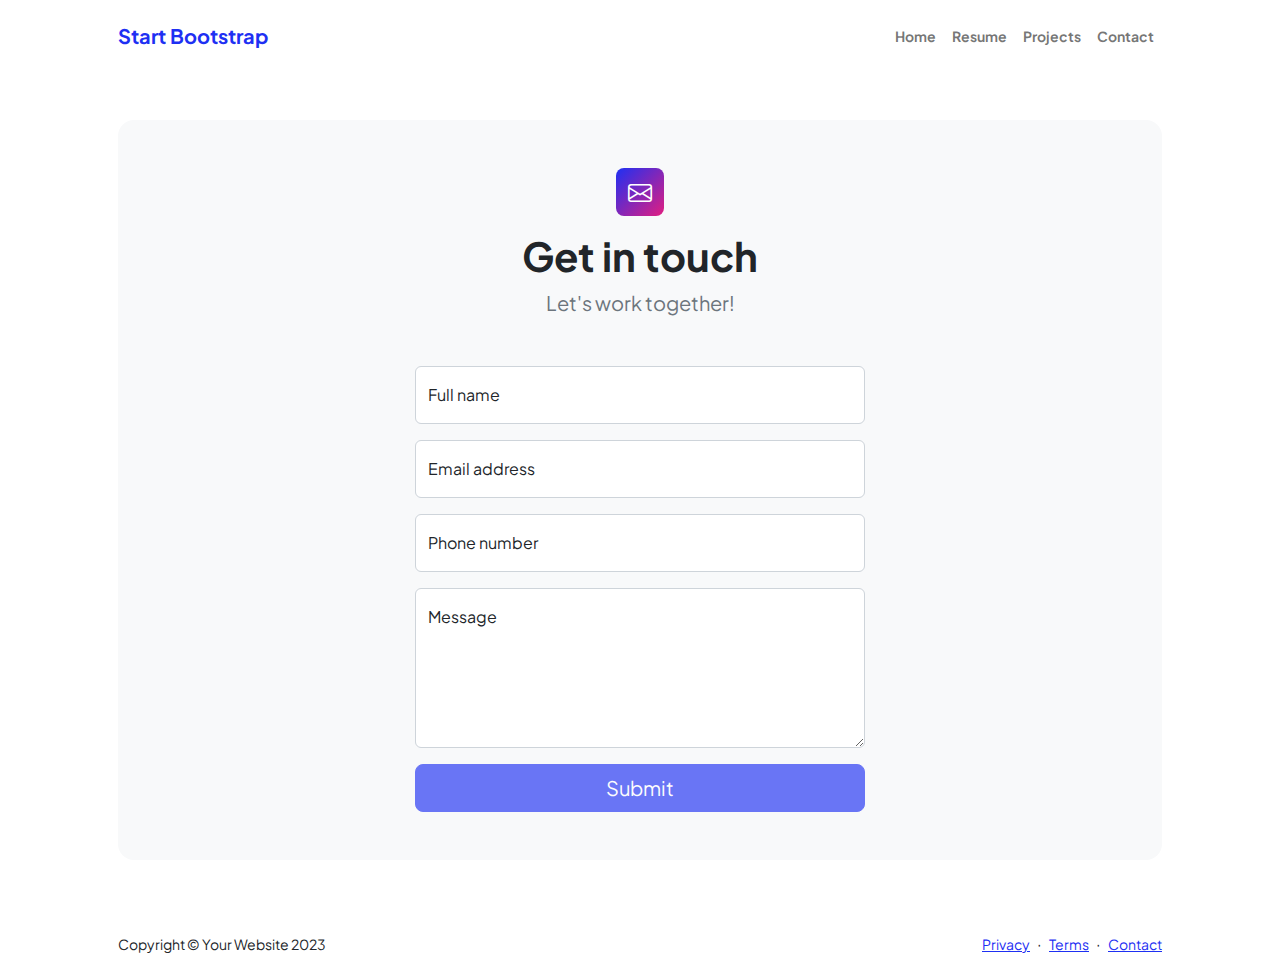
<file: archives/startbootstrap-personal-gh-pages/contact.html>
<!DOCTYPE html>
<html lang="en">
    <head>
        <meta charset="utf-8" />
        <meta name="viewport" content="width=device-width, initial-scale=1, shrink-to-fit=no" />
        <meta name="description" content />
        <meta name="author" content />
        <title>Modern Business - Start Bootstrap Template</title>
        <!-- Favicon-->
        <link rel="icon" type="image/x-icon" href="assets/favicon.ico" />
        <!-- Custom Google font-->
        <link rel="preconnect" href="https://fonts.googleapis.com" />
        <link rel="preconnect" href="https://fonts.gstatic.com" crossorigin />
        <link href="https://fonts.googleapis.com/css2?family=Plus+Jakarta+Sans:wght@100;200;300;400;500;600;700;800;900&amp;display=swap" rel="stylesheet" />
        <!-- Bootstrap icons-->
        <link href="https://cdn.jsdelivr.net/npm/bootstrap-icons@1.8.1/font/bootstrap-icons.css" rel="stylesheet" />
        <!-- Core theme CSS (includes Bootstrap)-->
        <link href="css/styles.css" rel="stylesheet" />
    </head>
    <body class="d-flex flex-column">
        <main class="flex-shrink-0">
            <!-- Navigation-->
            <nav class="navbar navbar-expand-lg navbar-light bg-white py-3">
                <div class="container px-5">
                    <a class="navbar-brand" href="index.html"><span class="fw-bolder text-primary">Start Bootstrap</span></a>
                    <button class="navbar-toggler" type="button" data-bs-toggle="collapse" data-bs-target="#navbarSupportedContent" aria-controls="navbarSupportedContent" aria-expanded="false" aria-label="Toggle navigation"><span class="navbar-toggler-icon"></span></button>
                    <div class="collapse navbar-collapse" id="navbarSupportedContent">
                        <ul class="navbar-nav ms-auto mb-2 mb-lg-0 small fw-bolder">
                            <li class="nav-item"><a class="nav-link" href="index.html">Home</a></li>
                            <li class="nav-item"><a class="nav-link" href="resume.html">Resume</a></li>
                            <li class="nav-item"><a class="nav-link" href="projects.html">Projects</a></li>
                            <li class="nav-item"><a class="nav-link" href="contact.html">Contact</a></li>
                        </ul>
                    </div>
                </div>
            </nav>
            <!-- Page content-->
            <section class="py-5">
                <div class="container px-5">
                    <!-- Contact form-->
                    <div class="bg-light rounded-4 py-5 px-4 px-md-5">
                        <div class="text-center mb-5">
                            <div class="feature bg-primary bg-gradient-primary-to-secondary text-white rounded-3 mb-3"><i class="bi bi-envelope"></i></div>
                            <h1 class="fw-bolder">Get in touch</h1>
                            <p class="lead fw-normal text-muted mb-0">Let's work together!</p>
                        </div>
                        <div class="row gx-5 justify-content-center">
                            <div class="col-lg-8 col-xl-6">
                                <!-- * * * * * * * * * * * * * * *-->
                                <!-- * * SB Forms Contact Form * *-->
                                <!-- * * * * * * * * * * * * * * *-->
                                <!-- This form is pre-integrated with SB Forms.-->
                                <!-- To make this form functional, sign up at-->
                                <!-- https://startbootstrap.com/solution/contact-forms-->
                                <!-- to get an API token!-->
                                <form id="contactForm" data-sb-form-api-token="API_TOKEN">
                                    <!-- Name input-->
                                    <div class="form-floating mb-3">
                                        <input class="form-control" id="name" type="text" placeholder="Enter your name..." data-sb-validations="required" />
                                        <label for="name">Full name</label>
                                        <div class="invalid-feedback" data-sb-feedback="name:required">A name is required.</div>
                                    </div>
                                    <!-- Email address input-->
                                    <div class="form-floating mb-3">
                                        <input class="form-control" id="email" type="email" placeholder="name@example.com" data-sb-validations="required,email" />
                                        <label for="email">Email address</label>
                                        <div class="invalid-feedback" data-sb-feedback="email:required">An email is required.</div>
                                        <div class="invalid-feedback" data-sb-feedback="email:email">Email is not valid.</div>
                                    </div>
                                    <!-- Phone number input-->
                                    <div class="form-floating mb-3">
                                        <input class="form-control" id="phone" type="tel" placeholder="(123) 456-7890" data-sb-validations="required" />
                                        <label for="phone">Phone number</label>
                                        <div class="invalid-feedback" data-sb-feedback="phone:required">A phone number is required.</div>
                                    </div>
                                    <!-- Message input-->
                                    <div class="form-floating mb-3">
                                        <textarea class="form-control" id="message" type="text" placeholder="Enter your message here..." style="height: 10rem" data-sb-validations="required"></textarea>
                                        <label for="message">Message</label>
                                        <div class="invalid-feedback" data-sb-feedback="message:required">A message is required.</div>
                                    </div>
                                    <!-- Submit success message-->
                                    <!---->
                                    <!-- This is what your users will see when the form-->
                                    <!-- has successfully submitted-->
                                    <div class="d-none" id="submitSuccessMessage">
                                        <div class="text-center mb-3">
                                            <div class="fw-bolder">Form submission successful!</div>
                                            To activate this form, sign up at
                                            <br />
                                            <a href="https://startbootstrap.com/solution/contact-forms">https://startbootstrap.com/solution/contact-forms</a>
                                        </div>
                                    </div>
                                    <!-- Submit error message-->
                                    <!---->
                                    <!-- This is what your users will see when there is-->
                                    <!-- an error submitting the form-->
                                    <div class="d-none" id="submitErrorMessage"><div class="text-center text-danger mb-3">Error sending message!</div></div>
                                    <!-- Submit Button-->
                                    <div class="d-grid"><button class="btn btn-primary btn-lg disabled" id="submitButton" type="submit">Submit</button></div>
                                </form>
                            </div>
                        </div>
                    </div>
                </div>
            </section>
        </main>
        <!-- Footer-->
        <footer class="bg-white py-4 mt-auto">
            <div class="container px-5">
                <div class="row align-items-center justify-content-between flex-column flex-sm-row">
                    <div class="col-auto"><div class="small m-0">Copyright &copy; Your Website 2023</div></div>
                    <div class="col-auto">
                        <a class="small" href="#!">Privacy</a>
                        <span class="mx-1">&middot;</span>
                        <a class="small" href="#!">Terms</a>
                        <span class="mx-1">&middot;</span>
                        <a class="small" href="#!">Contact</a>
                    </div>
                </div>
            </div>
        </footer>
        <!-- Bootstrap core JS-->
        <script src="https://cdn.jsdelivr.net/npm/bootstrap@5.2.3/dist/js/bootstrap.bundle.min.js"></script>
        <!-- Core theme JS-->
        <script src="js/scripts.js"></script>
        <!-- * * * * * * * * * * * * * * * * * * * * * * * * * * * * * * * * * * * * * * * *-->
        <!-- * *                               SB Forms JS                               * *-->
        <!-- * * Activate your form at https://startbootstrap.com/solution/contact-forms * *-->
        <!-- * * * * * * * * * * * * * * * * * * * * * * * * * * * * * * * * * * * * * * * *-->
        <script src="https://cdn.startbootstrap.com/sb-forms-latest.js"></script>
    </body>
</html>
</file>
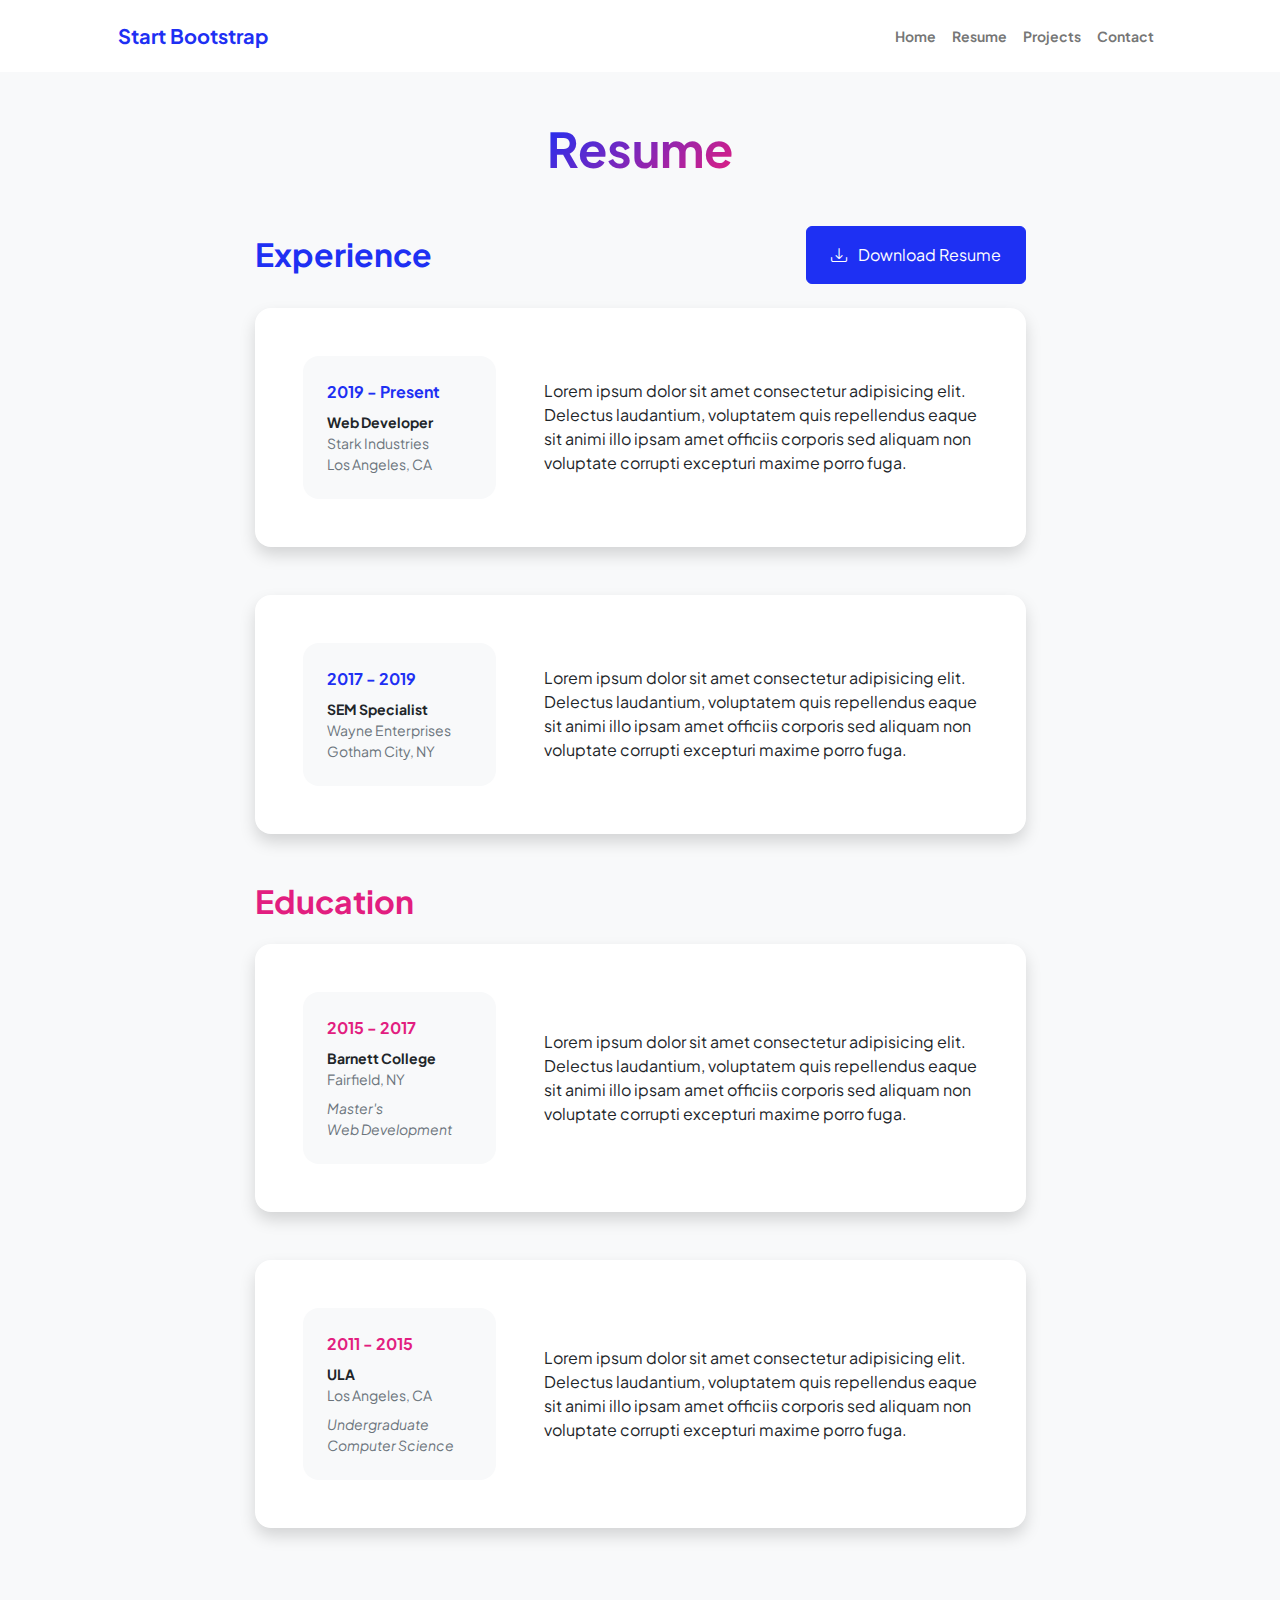
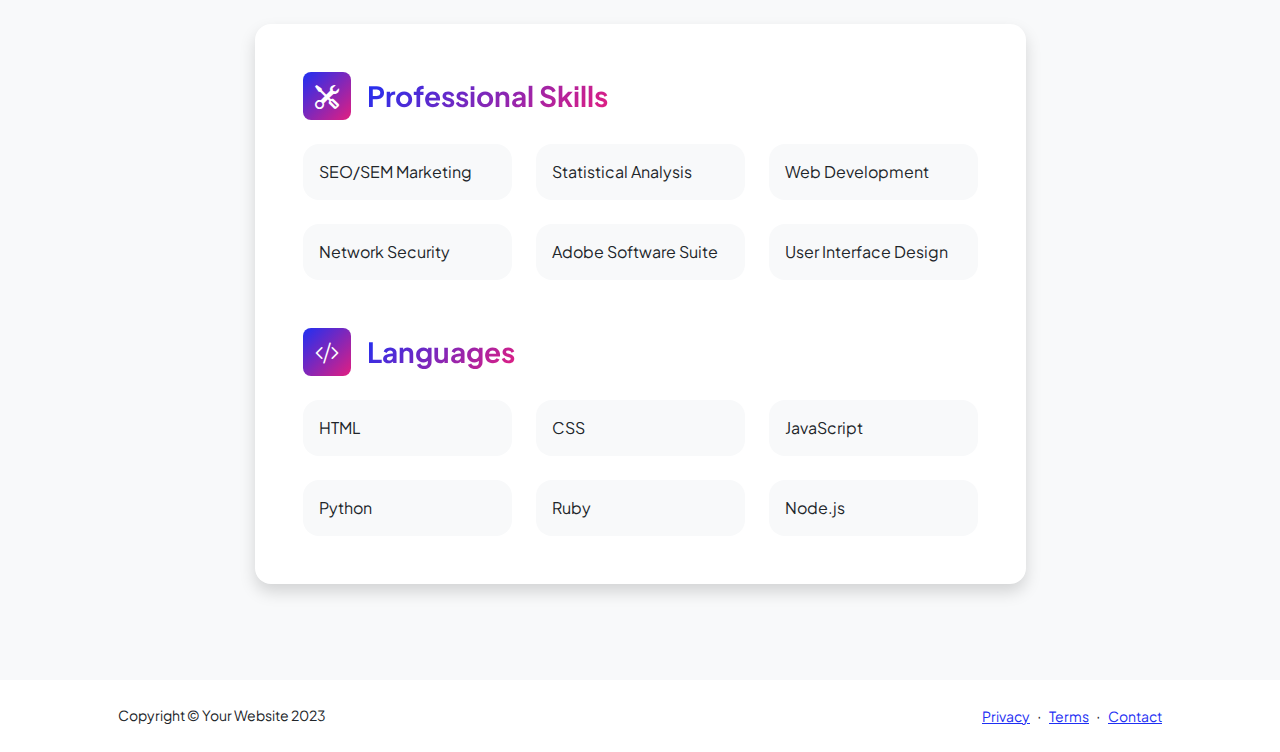
<file: archives/startbootstrap-personal-gh-pages/resume.html>
<!DOCTYPE html>
<html lang="en">
    <head>
        <meta charset="utf-8" />
        <meta name="viewport" content="width=device-width, initial-scale=1, shrink-to-fit=no" />
        <meta name="description" content="" />
        <meta name="author" content="" />
        <title>Personal - Start Bootstrap Template</title>
        <!-- Favicon-->
        <link rel="icon" type="image/x-icon" href="assets/favicon.ico" />
        <!-- Custom Google font-->
        <link rel="preconnect" href="https://fonts.googleapis.com" />
        <link rel="preconnect" href="https://fonts.gstatic.com" crossorigin />
        <link href="https://fonts.googleapis.com/css2?family=Plus+Jakarta+Sans:wght@100;200;300;400;500;600;700;800;900&amp;display=swap" rel="stylesheet" />
        <!-- Bootstrap icons-->
        <link href="https://cdn.jsdelivr.net/npm/bootstrap-icons@1.8.1/font/bootstrap-icons.css" rel="stylesheet" />
        <!-- Core theme CSS (includes Bootstrap)-->
        <link href="css/styles.css" rel="stylesheet" />
    </head>
    <body class="d-flex flex-column h-100 bg-light">
        <main class="flex-shrink-0">
            <!-- Navigation-->
            <nav class="navbar navbar-expand-lg navbar-light bg-white py-3">
                <div class="container px-5">
                    <a class="navbar-brand" href="index.html"><span class="fw-bolder text-primary">Start Bootstrap</span></a>
                    <button class="navbar-toggler" type="button" data-bs-toggle="collapse" data-bs-target="#navbarSupportedContent" aria-controls="navbarSupportedContent" aria-expanded="false" aria-label="Toggle navigation"><span class="navbar-toggler-icon"></span></button>
                    <div class="collapse navbar-collapse" id="navbarSupportedContent">
                        <ul class="navbar-nav ms-auto mb-2 mb-lg-0 small fw-bolder">
                            <li class="nav-item"><a class="nav-link" href="index.html">Home</a></li>
                            <li class="nav-item"><a class="nav-link" href="resume.html">Resume</a></li>
                            <li class="nav-item"><a class="nav-link" href="projects.html">Projects</a></li>
                            <li class="nav-item"><a class="nav-link" href="contact.html">Contact</a></li>
                        </ul>
                    </div>
                </div>
            </nav>
            <!-- Page Content-->
            <div class="container px-5 my-5">
                <div class="text-center mb-5">
                    <h1 class="display-5 fw-bolder mb-0"><span class="text-gradient d-inline">Resume</span></h1>
                </div>
                <div class="row gx-5 justify-content-center">
                    <div class="col-lg-11 col-xl-9 col-xxl-8">
                        <!-- Experience Section-->
                        <section>
                            <div class="d-flex align-items-center justify-content-between mb-4">
                                <h2 class="text-primary fw-bolder mb-0">Experience</h2>
                                <!-- Download resume button-->
                                <!-- Note: Set the link href target to a PDF file within your project-->
                                <a class="btn btn-primary px-4 py-3" href="#!">
                                    <div class="d-inline-block bi bi-download me-2"></div>
                                    Download Resume
                                </a>
                            </div>
                            <!-- Experience Card 1-->
                            <div class="card shadow border-0 rounded-4 mb-5">
                                <div class="card-body p-5">
                                    <div class="row align-items-center gx-5">
                                        <div class="col text-center text-lg-start mb-4 mb-lg-0">
                                            <div class="bg-light p-4 rounded-4">
                                                <div class="text-primary fw-bolder mb-2">2019 - Present</div>
                                                <div class="small fw-bolder">Web Developer</div>
                                                <div class="small text-muted">Stark Industries</div>
                                                <div class="small text-muted">Los Angeles, CA</div>
                                            </div>
                                        </div>
                                        <div class="col-lg-8"><div>Lorem ipsum dolor sit amet consectetur adipisicing elit. Delectus laudantium, voluptatem quis repellendus eaque sit animi illo ipsam amet officiis corporis sed aliquam non voluptate corrupti excepturi maxime porro fuga.</div></div>
                                    </div>
                                </div>
                            </div>
                            <!-- Experience Card 2-->
                            <div class="card shadow border-0 rounded-4 mb-5">
                                <div class="card-body p-5">
                                    <div class="row align-items-center gx-5">
                                        <div class="col text-center text-lg-start mb-4 mb-lg-0">
                                            <div class="bg-light p-4 rounded-4">
                                                <div class="text-primary fw-bolder mb-2">2017 - 2019</div>
                                                <div class="small fw-bolder">SEM Specialist</div>
                                                <div class="small text-muted">Wayne Enterprises</div>
                                                <div class="small text-muted">Gotham City, NY</div>
                                            </div>
                                        </div>
                                        <div class="col-lg-8"><div>Lorem ipsum dolor sit amet consectetur adipisicing elit. Delectus laudantium, voluptatem quis repellendus eaque sit animi illo ipsam amet officiis corporis sed aliquam non voluptate corrupti excepturi maxime porro fuga.</div></div>
                                    </div>
                                </div>
                            </div>
                        </section>
                        <!-- Education Section-->
                        <section>
                            <h2 class="text-secondary fw-bolder mb-4">Education</h2>
                            <!-- Education Card 1-->
                            <div class="card shadow border-0 rounded-4 mb-5">
                                <div class="card-body p-5">
                                    <div class="row align-items-center gx-5">
                                        <div class="col text-center text-lg-start mb-4 mb-lg-0">
                                            <div class="bg-light p-4 rounded-4">
                                                <div class="text-secondary fw-bolder mb-2">2015 - 2017</div>
                                                <div class="mb-2">
                                                    <div class="small fw-bolder">Barnett College</div>
                                                    <div class="small text-muted">Fairfield, NY</div>
                                                </div>
                                                <div class="fst-italic">
                                                    <div class="small text-muted">Master's</div>
                                                    <div class="small text-muted">Web Development</div>
                                                </div>
                                            </div>
                                        </div>
                                        <div class="col-lg-8"><div>Lorem ipsum dolor sit amet consectetur adipisicing elit. Delectus laudantium, voluptatem quis repellendus eaque sit animi illo ipsam amet officiis corporis sed aliquam non voluptate corrupti excepturi maxime porro fuga.</div></div>
                                    </div>
                                </div>
                            </div>
                            <!-- Education Card 2-->
                            <div class="card shadow border-0 rounded-4 mb-5">
                                <div class="card-body p-5">
                                    <div class="row align-items-center gx-5">
                                        <div class="col text-center text-lg-start mb-4 mb-lg-0">
                                            <div class="bg-light p-4 rounded-4">
                                                <div class="text-secondary fw-bolder mb-2">2011 - 2015</div>
                                                <div class="mb-2">
                                                    <div class="small fw-bolder">ULA</div>
                                                    <div class="small text-muted">Los Angeles, CA</div>
                                                </div>
                                                <div class="fst-italic">
                                                    <div class="small text-muted">Undergraduate</div>
                                                    <div class="small text-muted">Computer Science</div>
                                                </div>
                                            </div>
                                        </div>
                                        <div class="col-lg-8"><div>Lorem ipsum dolor sit amet consectetur adipisicing elit. Delectus laudantium, voluptatem quis repellendus eaque sit animi illo ipsam amet officiis corporis sed aliquam non voluptate corrupti excepturi maxime porro fuga.</div></div>
                                    </div>
                                </div>
                            </div>
                        </section>
                        <!-- Divider-->
                        <div class="pb-5"></div>
                        <!-- Skills Section-->
                        <section>
                            <!-- Skillset Card-->
                            <div class="card shadow border-0 rounded-4 mb-5">
                                <div class="card-body p-5">
                                    <!-- Professional skills list-->
                                    <div class="mb-5">
                                        <div class="d-flex align-items-center mb-4">
                                            <div class="feature bg-primary bg-gradient-primary-to-secondary text-white rounded-3 me-3"><i class="bi bi-tools"></i></div>
                                            <h3 class="fw-bolder mb-0"><span class="text-gradient d-inline">Professional Skills</span></h3>
                                        </div>
                                        <div class="row row-cols-1 row-cols-md-3 mb-4">
                                            <div class="col mb-4 mb-md-0"><div class="d-flex align-items-center bg-light rounded-4 p-3 h-100">SEO/SEM Marketing</div></div>
                                            <div class="col mb-4 mb-md-0"><div class="d-flex align-items-center bg-light rounded-4 p-3 h-100">Statistical Analysis</div></div>
                                            <div class="col"><div class="d-flex align-items-center bg-light rounded-4 p-3 h-100">Web Development</div></div>
                                        </div>
                                        <div class="row row-cols-1 row-cols-md-3">
                                            <div class="col mb-4 mb-md-0"><div class="d-flex align-items-center bg-light rounded-4 p-3 h-100">Network Security</div></div>
                                            <div class="col mb-4 mb-md-0"><div class="d-flex align-items-center bg-light rounded-4 p-3 h-100">Adobe Software Suite</div></div>
                                            <div class="col"><div class="d-flex align-items-center bg-light rounded-4 p-3 h-100">User Interface Design</div></div>
                                        </div>
                                    </div>
                                    <!-- Languages list-->
                                    <div class="mb-0">
                                        <div class="d-flex align-items-center mb-4">
                                            <div class="feature bg-primary bg-gradient-primary-to-secondary text-white rounded-3 me-3"><i class="bi bi-code-slash"></i></div>
                                            <h3 class="fw-bolder mb-0"><span class="text-gradient d-inline">Languages</span></h3>
                                        </div>
                                        <div class="row row-cols-1 row-cols-md-3 mb-4">
                                            <div class="col mb-4 mb-md-0"><div class="d-flex align-items-center bg-light rounded-4 p-3 h-100">HTML</div></div>
                                            <div class="col mb-4 mb-md-0"><div class="d-flex align-items-center bg-light rounded-4 p-3 h-100">CSS</div></div>
                                            <div class="col"><div class="d-flex align-items-center bg-light rounded-4 p-3 h-100">JavaScript</div></div>
                                        </div>
                                        <div class="row row-cols-1 row-cols-md-3">
                                            <div class="col mb-4 mb-md-0"><div class="d-flex align-items-center bg-light rounded-4 p-3 h-100">Python</div></div>
                                            <div class="col mb-4 mb-md-0"><div class="d-flex align-items-center bg-light rounded-4 p-3 h-100">Ruby</div></div>
                                            <div class="col"><div class="d-flex align-items-center bg-light rounded-4 p-3 h-100">Node.js</div></div>
                                        </div>
                                    </div>
                                </div>
                            </div>
                        </section>
                    </div>
                </div>
            </div>
        </main>
        <!-- Footer-->
        <footer class="bg-white py-4 mt-auto">
            <div class="container px-5">
                <div class="row align-items-center justify-content-between flex-column flex-sm-row">
                    <div class="col-auto"><div class="small m-0">Copyright &copy; Your Website 2023</div></div>
                    <div class="col-auto">
                        <a class="small" href="#!">Privacy</a>
                        <span class="mx-1">&middot;</span>
                        <a class="small" href="#!">Terms</a>
                        <span class="mx-1">&middot;</span>
                        <a class="small" href="#!">Contact</a>
                    </div>
                </div>
            </div>
        </footer>
        <!-- Bootstrap core JS-->
        <script src="https://cdn.jsdelivr.net/npm/bootstrap@5.2.3/dist/js/bootstrap.bundle.min.js"></script>
        <!-- Core theme JS-->
        <script src="js/scripts.js"></script>
    </body>
</html>
</file>
